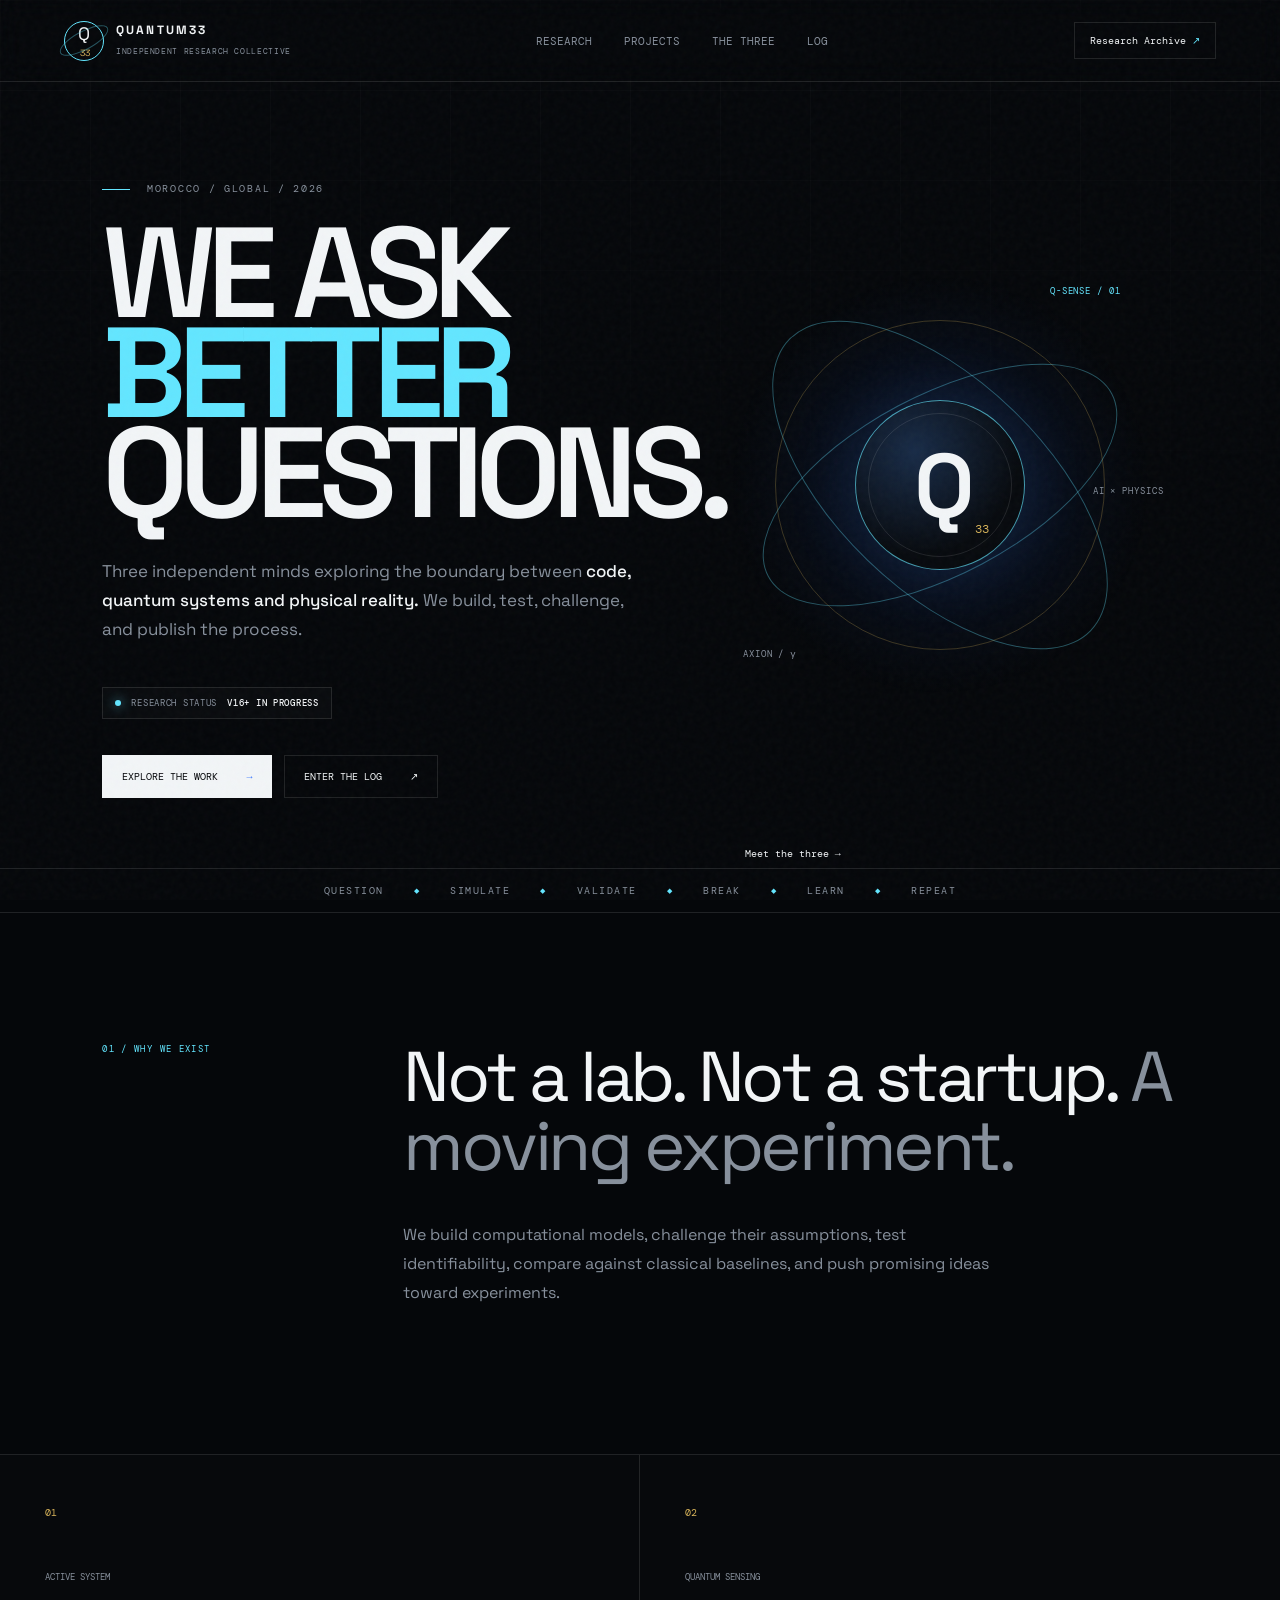
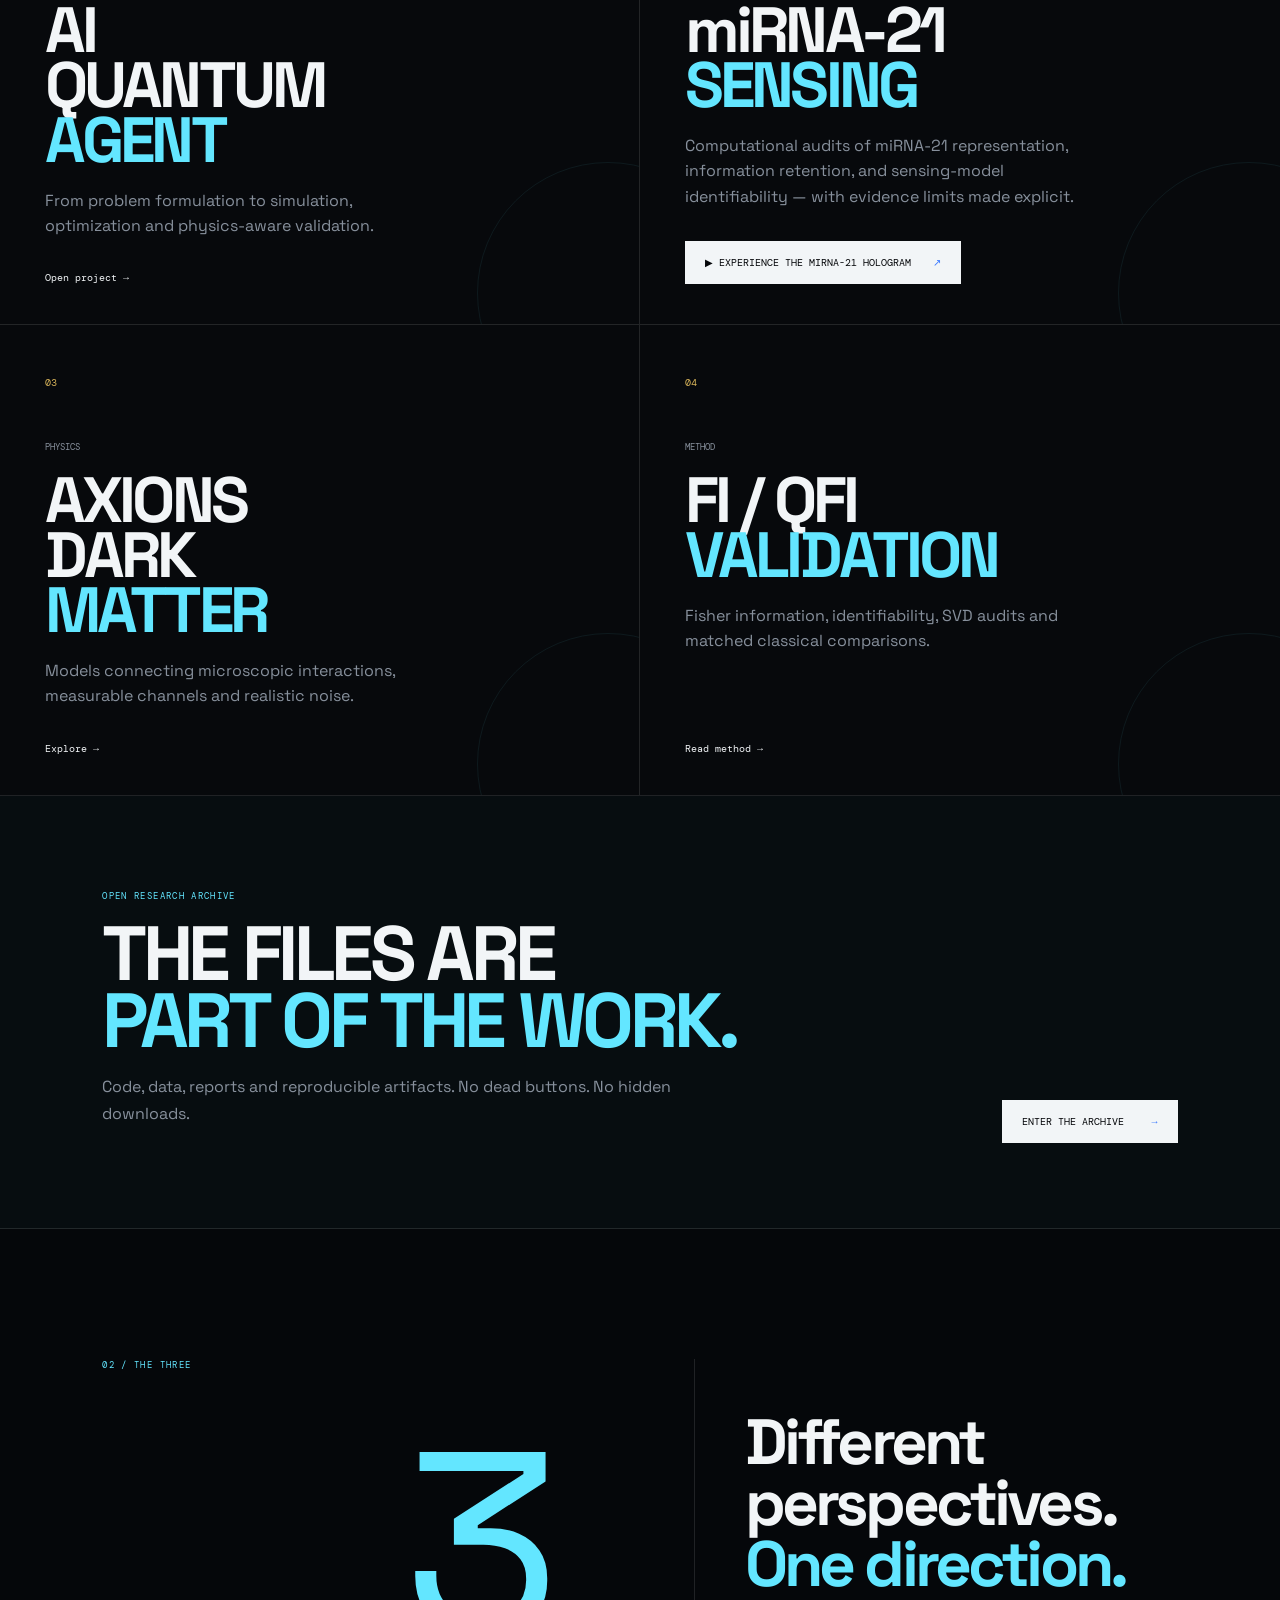
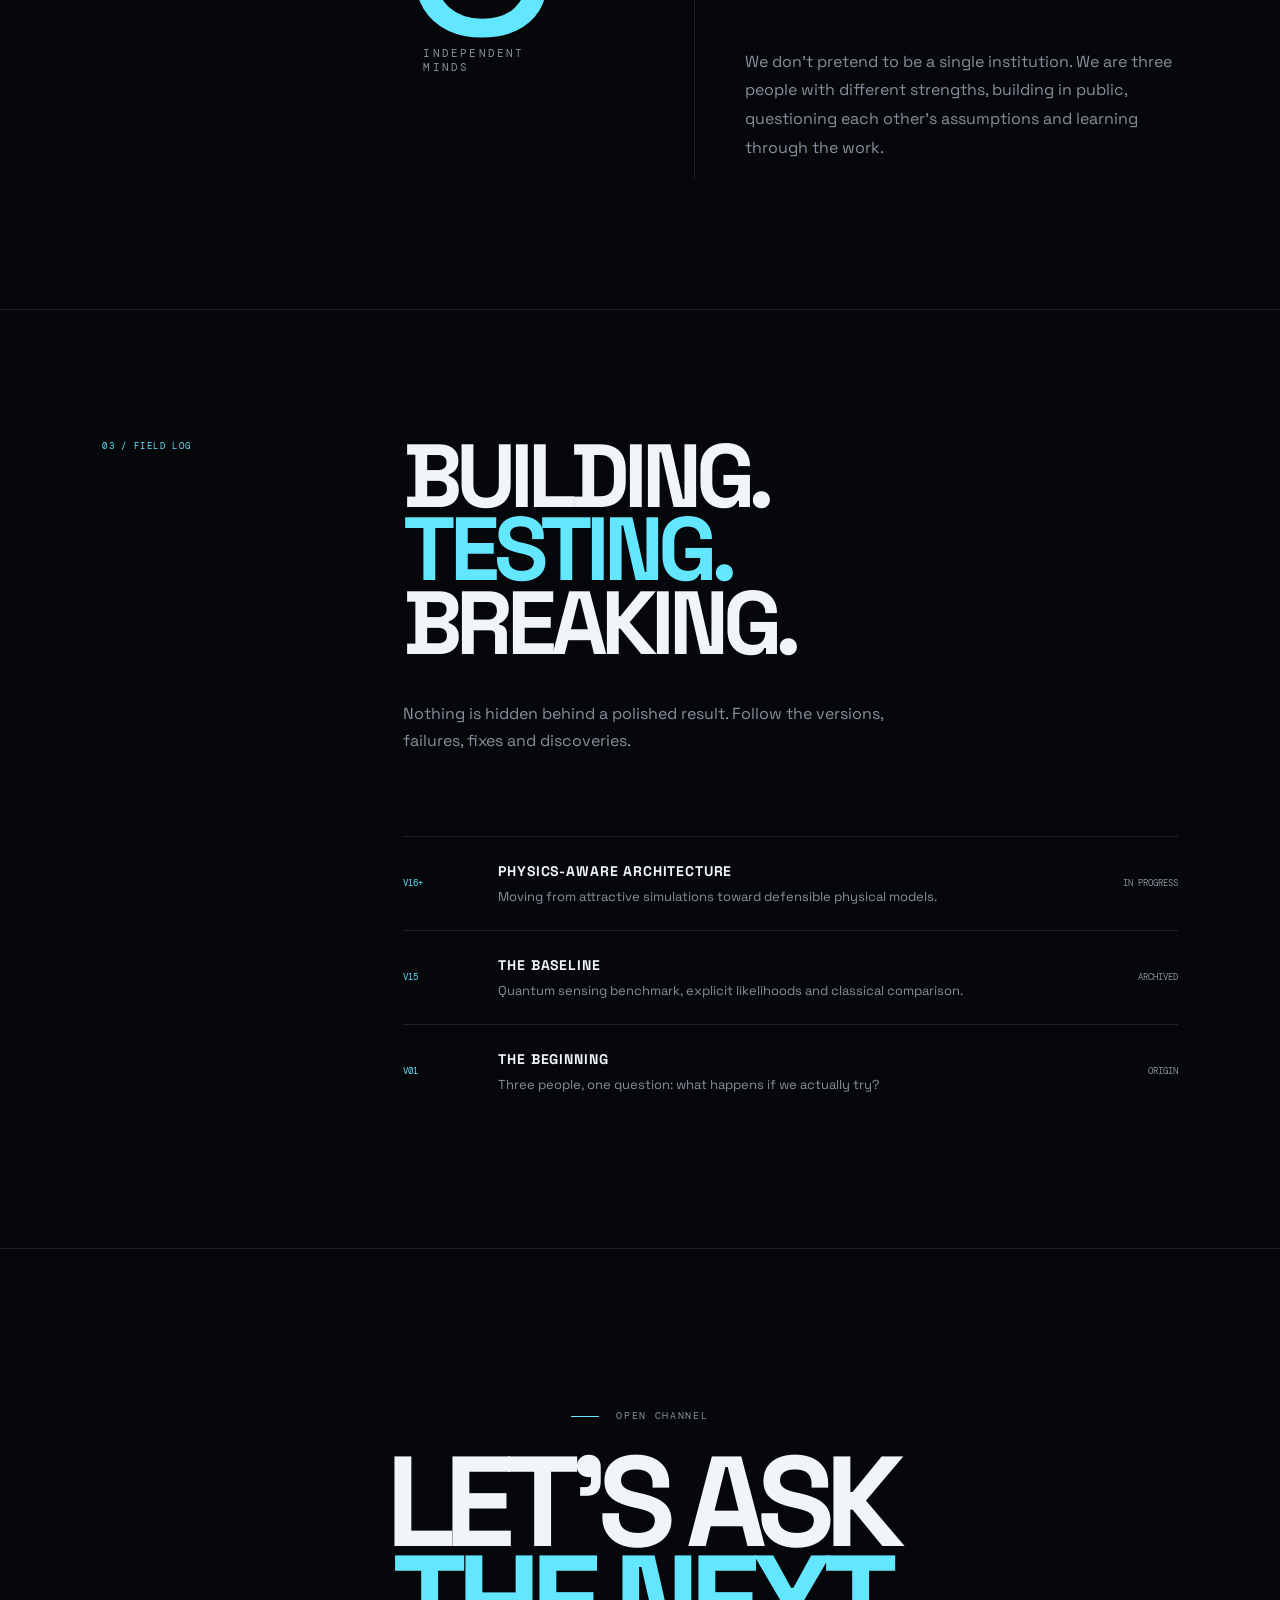
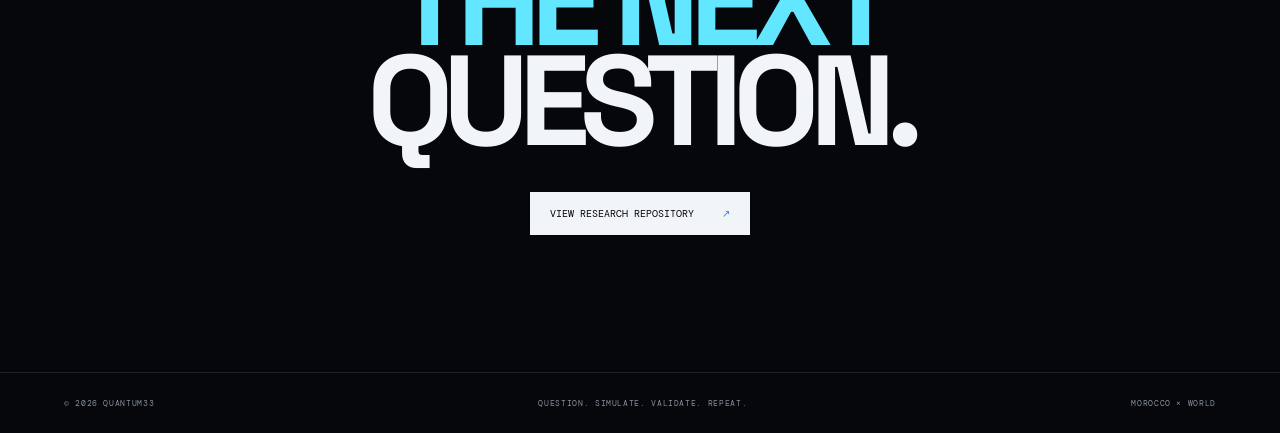
<file: index.html>
<!DOCTYPE html>
<html lang="en">
<head>
  <meta charset="UTF-8" />
  <meta name="viewport" content="width=device-width, initial-scale=1.0" />
  <meta name="description" content="Quantum33 — independent minds exploring quantum computing, AI, physics and advanced sensing." />
  <title>QUANTUM33 — Beyond Algorithms</title>
  <link rel="stylesheet" href="style.css" />
</head>
<body>
  <div class="noise"></div>
  <div class="grid"></div>

  <header class="nav">
    <a class="brand" href="#">
      <span class="brand-mark">Q<span>33</span></span>
      <span>
        <strong>QUANTUM33</strong>
        <small>INDEPENDENT RESEARCH COLLECTIVE</small>
      </span>
    </a>

    <nav>
      <a href="#research">Research</a>
      <a href="#projects">Projects</a>
      <a href="#team">The Three</a>
      <a href="#log">Log</a>
    </nav>

    <a class="nav-cta" href="archive.html">Research Archive <span>↗</span></a>
  </header>

  <main>
    <section class="hero">
      <div class="hero-copy">
        <p class="eyebrow"><span></span> MOROCCO / GLOBAL / 2026</p>

        <h1>
          WE ASK<br />
          <em>BETTER</em><br />
          QUESTIONS.
        </h1>

        <p class="hero-text">
          Three independent minds exploring the boundary between
          <strong>code, quantum systems and physical reality.</strong>
          We build, test, challenge, and publish the process.
        </p>

        <div class="hero-status">
          <span class="status-dot"></span>
          <span>RESEARCH STATUS</span>
          <strong>V16+ IN PROGRESS</strong>
        </div>

        <div class="hero-actions">
          <a class="button primary" href="#research">Explore the work <span>→</span></a>
          <a class="button ghost" href="#log">Enter the log <span>↗</span></a>
        </div>
      </div>

      <div class="orbital">
        <div class="orbit orbit-a"></div>
        <div class="orbit orbit-b"></div>
        <div class="orbit orbit-c"></div>
        <div class="core">
          <div class="core-ring"></div>
          <span>Q</span>
          <small>33</small>
        </div>
        <div class="data data-1">Q-SENSE / 01</div>
        <div class="data data-2">AXION / γ</div>
        <div class="data data-3">AI × PHYSICS</div>
      </div>
    </section>

    <section class="ticker">
      <div>QUESTION</div><span>◆</span><div>SIMULATE</div><span>◆</span>
      <div>VALIDATE</div><span>◆</span><div>BREAK</div><span>◆</span>
      <div>LEARN</div><span>◆</span><div>REPEAT</div>
    </section>

    <section class="manifesto" id="research">
      <div class="section-label">01 / WHY WE EXIST</div>
      <div>
        <p class="big-statement">
          Not a lab. Not a startup. <span>A moving experiment.</span>
        </p>
        <p class="body-copy">
          We build computational models, challenge their assumptions, test
          identifiability, compare against classical baselines, and push
          promising ideas toward experiments.
        </p>
      </div>
    </section>

    <section class="research-grid" id="projects">
      <article class="research-card featured">
        <span class="card-number">01</span>
        <p class="card-type">ACTIVE SYSTEM</p>
        <h2>AI<br />QUANTUM<br /><span>AGENT</span></h2>
        <p>From problem formulation to simulation, optimization and physics-aware validation.</p>
        <a href="axion.html">Open project →</a>
      </article>

      <article class="research-card">
        <span class="card-number">02</span>
        <p class="card-type">QUANTUM SENSING</p>
        <h2>miRNA-21<br /><span>SENSING</span></h2>
        <p>Computational audits of miRNA-21 representation, information retention, and sensing-model identifiability — with evidence limits made explicit.</p>
        <a href="miRNA21.html">Explore →</a>
        <a class="button primary" style="display:inline-flex;margin-top:14px" href="miRNA21-simulation.html" aria-label="Open interactive miRNA-21 holographic simulation">▶ EXPERIENCE THE miRNA-21 HOLOGRAM <span>↗</span></a>
      </article>

      <article class="research-card">
        <span class="card-number">03</span>
        <p class="card-type">PHYSICS</p>
        <h2>AXIONS<br />DARK<br /><span>MATTER</span></h2>
        <p>Models connecting microscopic interactions, measurable channels and realistic noise.</p>
        <a href="axion.html">Explore →</a>
      </article>

      <article class="research-card">
        <span class="card-number">04</span>
        <p class="card-type">METHOD</p>
        <h2>FI / QFI<br /><span>VALIDATION</span></h2>
        <p>Fisher information, identifiability, SVD audits and matched classical comparisons.</p>
        <a href="archive.html#methods">Read method →</a>
      </article>
    </section>

    <section class="archive-strip" id="archive">
  <div><p class="section-label">OPEN RESEARCH ARCHIVE</p><h2>THE FILES ARE<br /><span>PART OF THE WORK.</span></h2><p>Code, data, reports and reproducible artifacts. No dead buttons. No hidden downloads.</p></div>
  <a class="button primary" href="archive.html">ENTER THE ARCHIVE <span>→</span></a>
</section>

<section class="three" id="team">
      <div class="section-label">02 / THE THREE</div>
      <div class="three-content">
        <div>
          <p class="giant">3</p>
          <p class="giant-caption">INDEPENDENT<br />MINDS</p>
        </div>
        <div class="three-text">
          <h2>Different perspectives.<br /><span>One direction.</span></h2>
          <p>
            We don't pretend to be a single institution. We are three people
            with different strengths, building in public, questioning each
            other's assumptions and learning through the work.
          </p>
          <a class="text-link" href="archive.html#the-three">Meet the three →</a>
        </div>
      </div>
    </section>

    <section class="log" id="log">
      <div class="section-label">03 / FIELD LOG</div>
      <div class="log-head">
        <h2>BUILDING.<br /><span>TESTING.</span><br />BREAKING.</h2>
        <p>Nothing is hidden behind a polished result. Follow the versions, failures, fixes and discoveries.</p>
      </div>

      <div class="timeline">
        <div class="entry">
          <span>V16+</span>
          <div><h3>PHYSICS-AWARE ARCHITECTURE</h3><p>Moving from attractive simulations toward defensible physical models.</p></div>
          <b>IN PROGRESS</b>
        </div>
        <div class="entry">
          <span>V15</span>
          <div><h3>THE BASELINE</h3><p>Quantum sensing benchmark, explicit likelihoods and classical comparison.</p></div>
          <b>ARCHIVED</b>
        </div>
        <div class="entry">
          <span>V01</span>
          <div><h3>THE BEGINNING</h3><p>Three people, one question: what happens if we actually try?</p></div>
          <b>ORIGIN</b>
        </div>
      </div>
    </section>

    <section class="contact" id="contact">
      <p class="eyebrow"><span></span> OPEN CHANNEL</p>
      <h2>LET'S ASK<br /><em>THE NEXT</em><br />QUESTION.</h2>
      <a class="button primary" href="https://github.com/quantumcomputing43/quantumcomputing43.github.io-">View research repository <span>↗</span></a>
    </section>
  </main>

  <footer>
    <span>© 2026 QUANTUM33</span>
    <span>QUESTION. SIMULATE. VALIDATE. REPEAT.</span>
    <span>MOROCCO × WORLD</span>
  </footer>

</body>
</html>
</file>
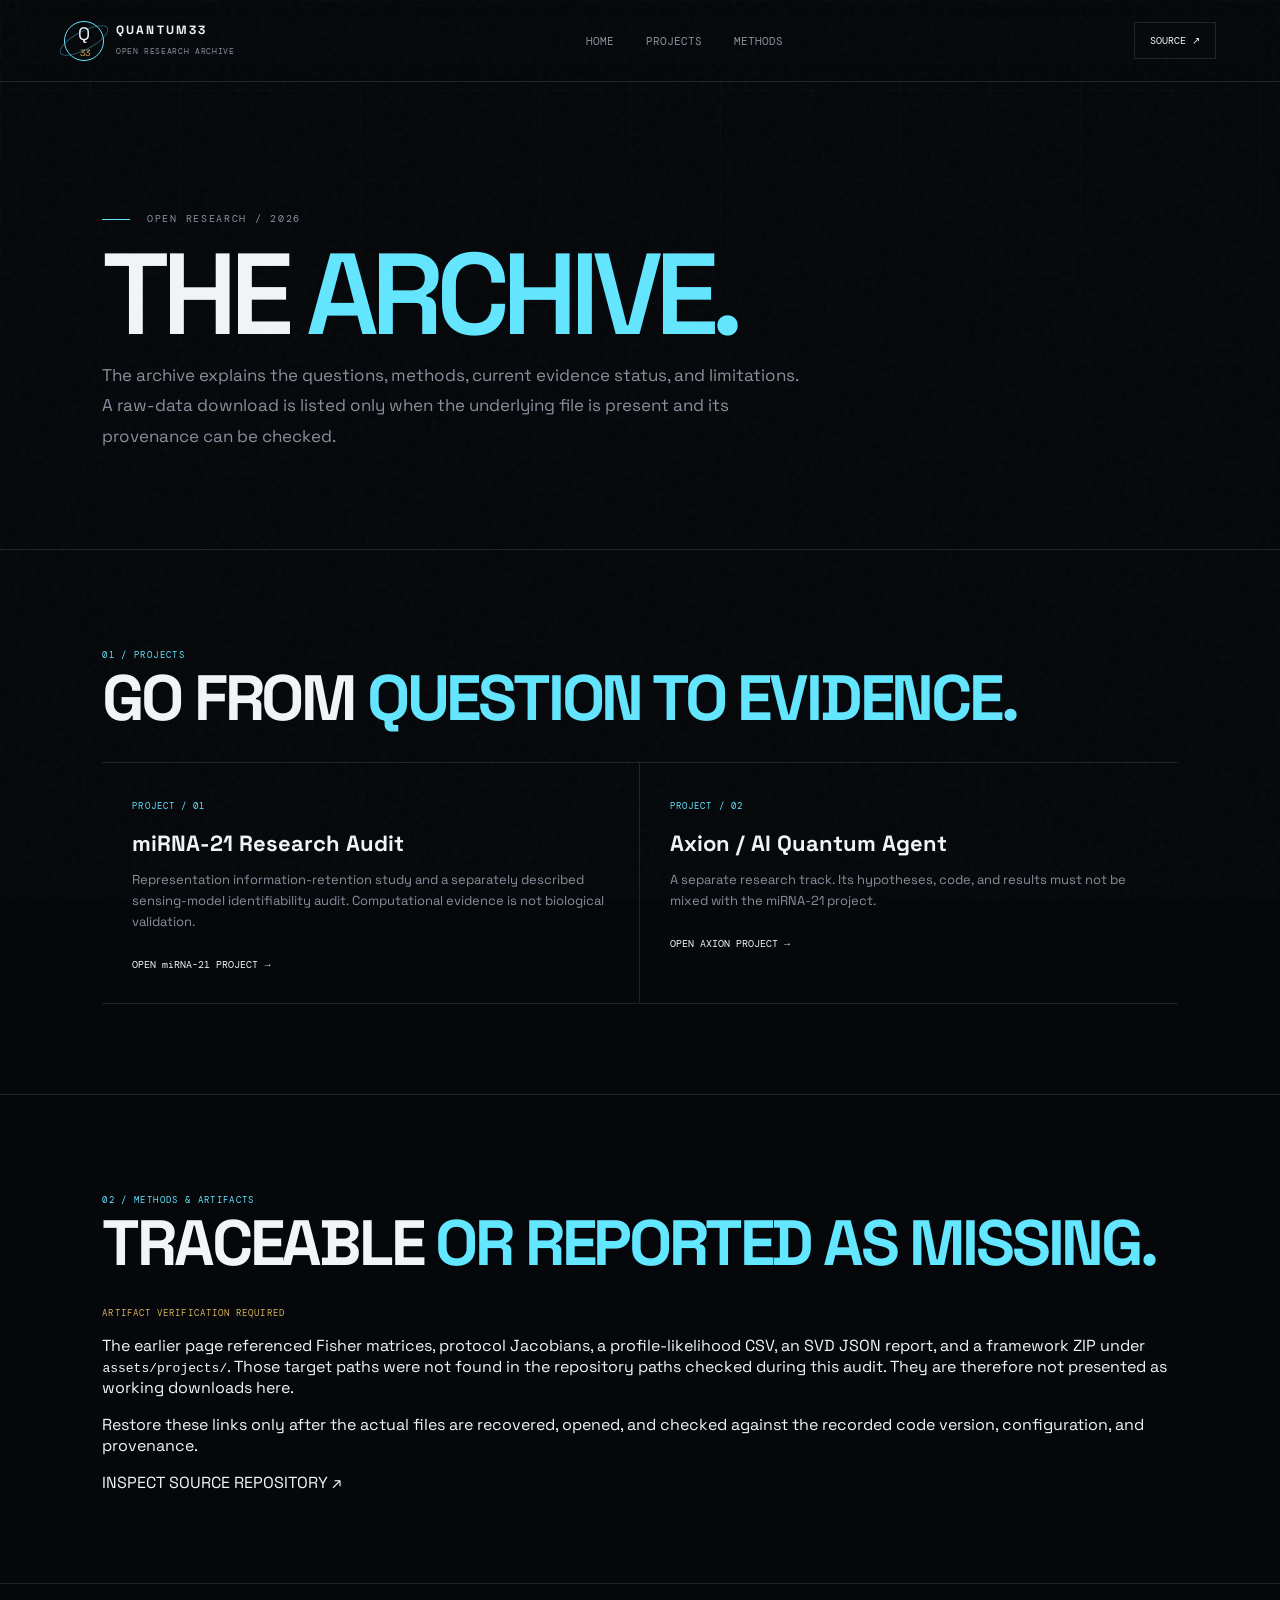
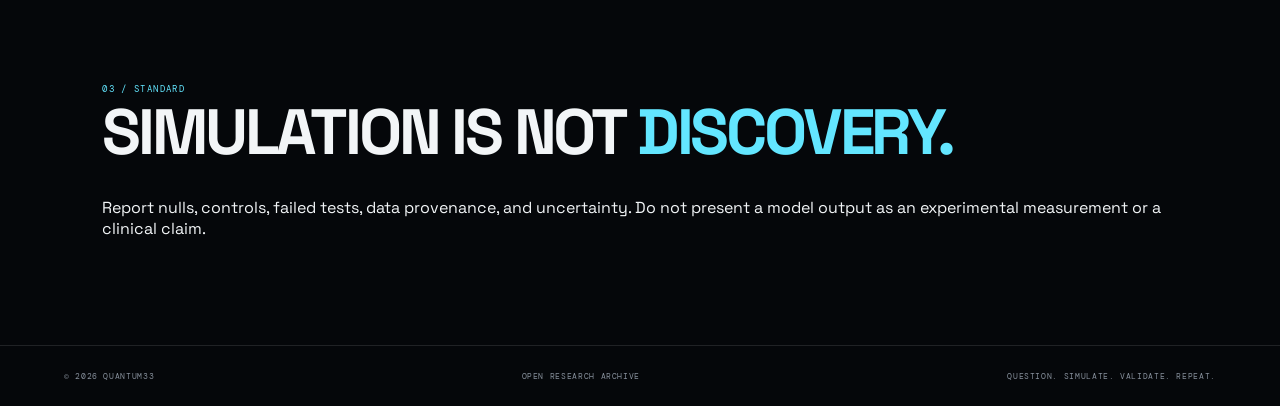
<file: archive.html>
<!doctype html>
<html lang="en"><head><meta charset="utf-8"><meta name="viewport" content="width=device-width,initial-scale=1"><meta name="description" content="QUANTUM33 research archive: project summaries, methods, evidence limits, and source repository."><meta property="og:title" content="QUANTUM33 Research Archive"><meta property="og:description" content="Follow the research questions, methods, limitations, and traceable project source."><meta name="twitter:card" content="summary"><title>QUANTUM33 — Research Archive</title><link rel="stylesheet" href="style.css"></head>
<body><div class="noise"></div><div class="grid"></div><header class="nav"><a class="brand" href="index.html"><span class="brand-mark">Q<span>33</span></span><span><strong>QUANTUM33</strong><small>OPEN RESEARCH ARCHIVE</small></span></a><nav><a href="index.html">HOME</a><a href="#projects">PROJECTS</a><a href="#methods">METHODS</a></nav><a class="nav-cta" href="https://github.com/quantumcomputing43/quantumcomputing43.github.io-">SOURCE ↗</a></header>
<main><section class="portal-hero"><p class="eyebrow"><span></span> OPEN RESEARCH / 2026</p><h1>THE <em>ARCHIVE.</em></h1><p class="lead">The archive explains the questions, methods, current evidence status, and limitations. A raw-data download is listed only when the underlying file is present and its provenance can be checked.</p></section>
<section class="portal-section" id="projects"><p class="section-label">01 / PROJECTS</p><h2>GO FROM <span>QUESTION TO EVIDENCE.</span></h2><div class="file-grid"><article class="file-card"><span class="file-kind">PROJECT / 01</span><h3>miRNA-21 Research Audit</h3><p>Representation information-retention study and a separately described sensing-model identifiability audit. Computational evidence is not biological validation.</p><a href="miRNA21.html">OPEN miRNA-21 PROJECT →</a></article><article class="file-card"><span class="file-kind">PROJECT / 02</span><h3>Axion / AI Quantum Agent</h3><p>A separate research track. Its hypotheses, code, and results must not be mixed with the miRNA-21 project.</p><a href="axion.html">OPEN AXION PROJECT →</a></article></div></section>
<section class="portal-section" id="methods"><p class="section-label">02 / METHODS & ARTIFACTS</p><h2>TRACEABLE <span>OR REPORTED AS MISSING.</span></h2><div class="audit-panel"><p class="status">ARTIFACT VERIFICATION REQUIRED</p><p>The earlier page referenced Fisher matrices, protocol Jacobians, a profile-likelihood CSV, an SVD JSON report, and a framework ZIP under <code>assets/projects/</code>. Those target paths were not found in the repository paths checked during this audit. They are therefore not presented as working downloads here.</p><p>Restore these links only after the actual files are recovered, opened, and checked against the recorded code version, configuration, and provenance.</p><a href="https://github.com/quantumcomputing43/quantumcomputing43.github.io-">INSPECT SOURCE REPOSITORY ↗</a></div></section><section class="portal-section"><p class="section-label">03 / STANDARD</p><h2>SIMULATION IS NOT <span>DISCOVERY.</span></h2><p class="lead">Report nulls, controls, failed tests, data provenance, and uncertainty. Do not present a model output as an experimental measurement or a clinical claim.</p></section></main><footer><span>© 2026 QUANTUM33</span><span>OPEN RESEARCH ARCHIVE</span><span>QUESTION. SIMULATE. VALIDATE. REPEAT.</span></footer></body></html>
</file>
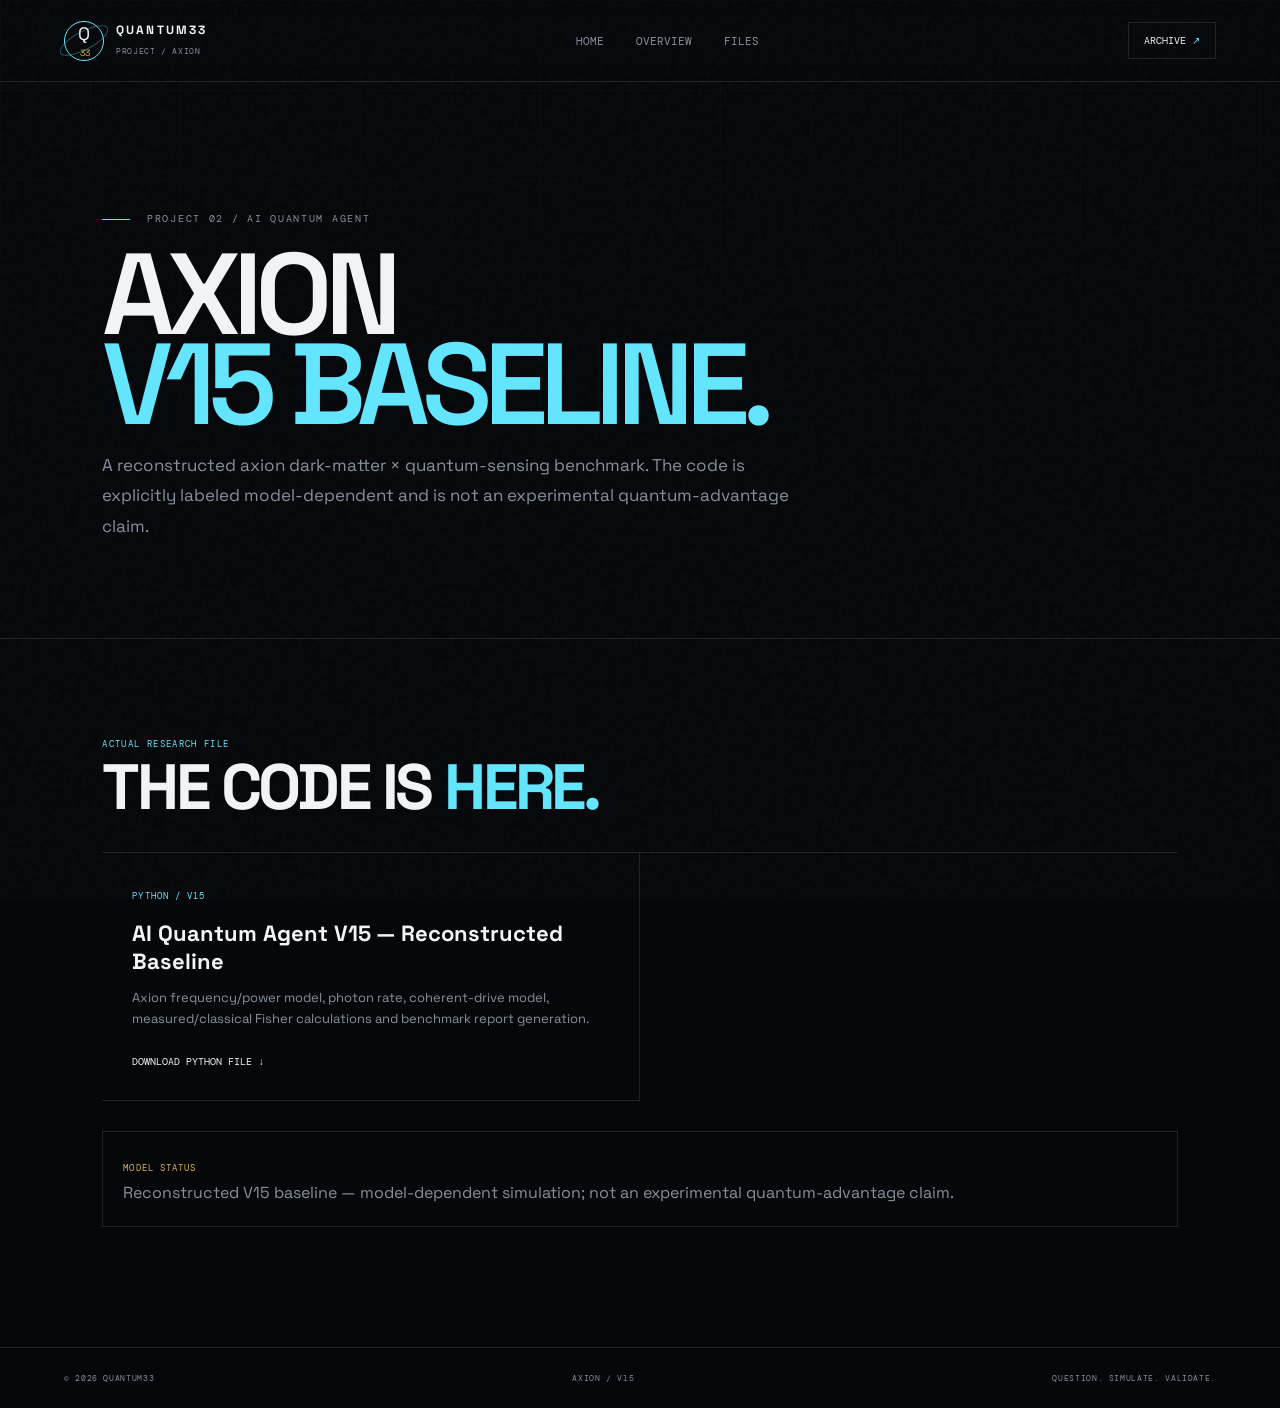
<file: axion.html>
<!doctype html><html lang="en"><head><meta charset="utf-8"><meta name="viewport" content="width=device-width,initial-scale=1"><title>QUANTUM33 — AI Quantum Agent / Axion V15</title><link rel="stylesheet" href="style.css"></head><body><div class="noise"></div><div class="grid"></div><header class="nav"><a class="brand" href="index.html"><span class="brand-mark">Q<span>33</span></span><span><strong>QUANTUM33</strong><small>PROJECT / AXION</small></span></a><nav><a href="index.html">HOME</a><a href="#overview">OVERVIEW</a><a href="#files">FILES</a></nav><a class="nav-cta" href="archive.html">ARCHIVE <span>↗</span></a></header><main><section class="portal-hero" id="overview"><p class="eyebrow"><span></span> PROJECT 02 / AI QUANTUM AGENT</p><h1>AXION<br><em>V15 BASELINE.</em></h1><p class="lead">A reconstructed axion dark-matter × quantum-sensing benchmark. The code is explicitly labeled model-dependent and is not an experimental quantum-advantage claim.</p></section><section class="portal-section" id="files"><p class="section-label">ACTUAL RESEARCH FILE</p><h2>THE CODE IS <span>HERE.</span></h2><div class="file-grid"><article class="file-card"><span class="file-kind">PYTHON / V15</span><h3>AI Quantum Agent V15 — Reconstructed Baseline</h3><p>Axion frequency/power model, photon rate, coherent-drive model, measured/classical Fisher calculations and benchmark report generation.</p><a href="assets/projects/axion/v15/AI_QUANTUM_AGENT_V15_RECONSTRUCTED.py" download>DOWNLOAD PYTHON FILE ↓</a></article></div><div class="archive-note" style="margin-top:30px"><span class="status">MODEL STATUS</span><br>Reconstructed V15 baseline — model-dependent simulation; not an experimental quantum-advantage claim.</div></section></main><footer><span>© 2026 QUANTUM33</span><span>AXION / V15</span><span>QUESTION. SIMULATE. VALIDATE.</span></footer></body></html>
</file>
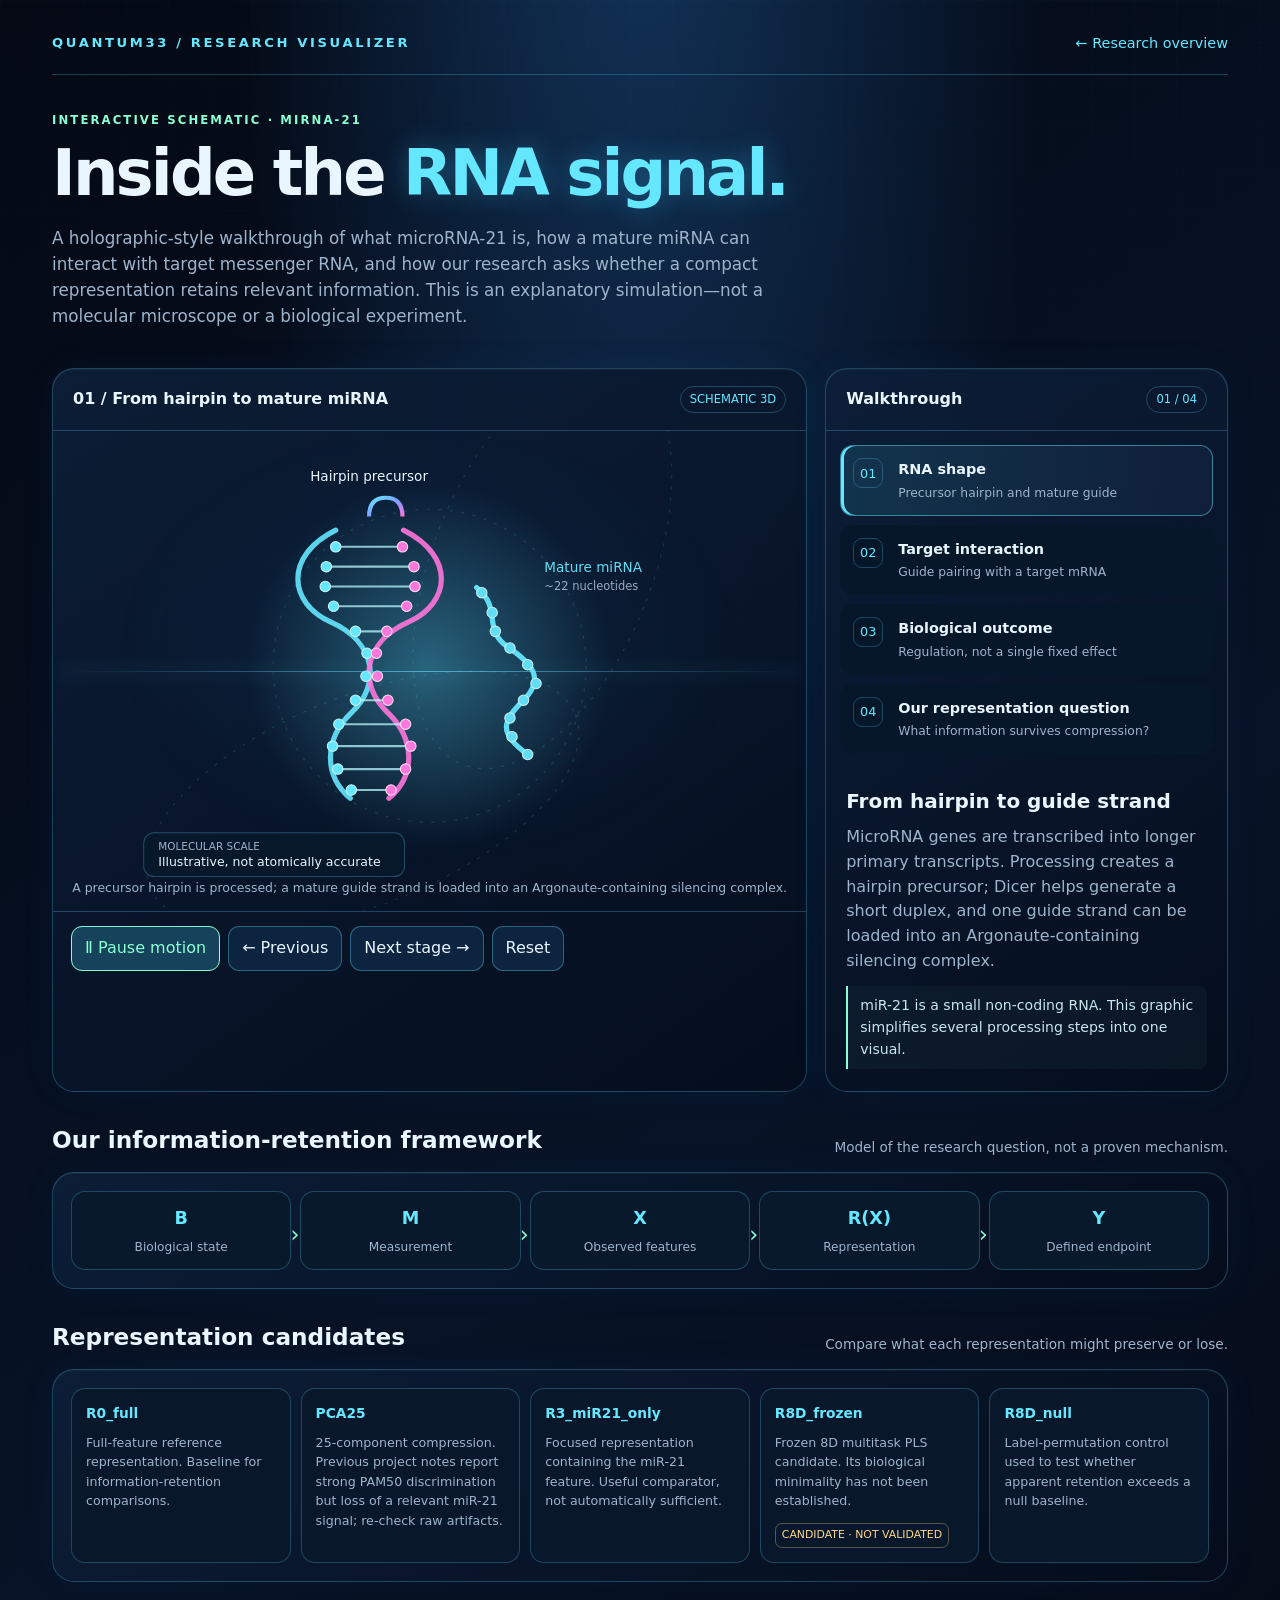
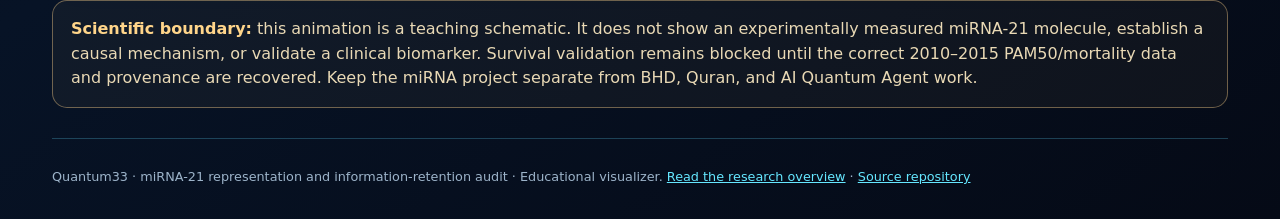
<file: miRNA21-simulation.html>
<!doctype html>
<html lang="en">
<head>
<meta charset="utf-8">
<meta name="viewport" content="width=device-width, initial-scale=1">
<meta name="theme-color" content="#050b18">
<title>miRNA-21 Holographic Lab | Quantum33</title>
<meta name="description" content="An interactive, schematic holographic explainer of miRNA-21 biology and the Quantum33 representation and information-retention research audit.">
<meta property="og:title" content="miRNA-21 Holographic Lab">
<meta property="og:description" content="Explore miRNA-21 structure, target interaction, and the representation-retention research framework in an interactive schematic.">
<meta property="og:type" content="website">
<meta property="og:url" content="https://quantumcomputing43.github.io/quantumcomputing43.github.io-/miRNA21-simulation.html">
<style>
:root{color-scheme:dark;--bg:#050b18;--panel:rgba(10,24,46,.78);--line:rgba(95,218,255,.25);--cyan:#65e7ff;--blue:#7c9dff;--mag:#ff76dc;--mint:#8affd1;--text:#e9f5ff;--muted:#9db4ca;--amber:#ffd58a}
*{box-sizing:border-box}html{scroll-behavior:smooth}body{margin:0;background:radial-gradient(ellipse at 50% -10%,#12345a 0,transparent 45%),linear-gradient(145deg,#040914,#071326 60%,#050a16);color:var(--text);font:16px/1.55 system-ui,-apple-system,Segoe UI,sans-serif;min-height:100vh}body:before{content:"";position:fixed;inset:0;pointer-events:none;opacity:.15;background-image:linear-gradient(rgba(100,210,255,.13) 1px,transparent 1px),linear-gradient(90deg,rgba(100,210,255,.13) 1px,transparent 1px);background-size:42px 42px;mask-image:linear-gradient(to bottom,black,transparent 85%)}a{color:var(--cyan)}button{font:inherit;color:var(--text);cursor:pointer}.wrap{max-width:1220px;margin:auto;padding:22px}.top{display:flex;align-items:center;justify-content:space-between;gap:16px;border-bottom:1px solid var(--line);padding:10px 0 20px}.brand{letter-spacing:.2em;font-weight:800;font-size:.82rem;color:var(--cyan)}.top a{font-size:.9rem;text-decoration:none}.hero{padding:36px 0 22px;max-width:850px}.eyebrow{color:var(--mint);letter-spacing:.18em;text-transform:uppercase;font-size:.73rem;font-weight:750}.hero h1{font-size:clamp(2.1rem,5vw,4.2rem);line-height:1.02;letter-spacing:-.045em;margin:12px 0 18px}.hero h1 span{color:var(--cyan);text-shadow:0 0 28px #42caff55}.hero p{color:var(--muted);max-width:760px;font-size:1.05rem}.layout{display:grid;grid-template-columns:minmax(0,1.5fr) minmax(280px,.8fr);gap:18px}.panel{border:1px solid var(--line);border-radius:22px;background:linear-gradient(145deg,rgba(13,31,57,.9),rgba(5,13,28,.88));box-shadow:0 0 40px #1c91ff0c,inset 0 1px #b8f2ff0c;overflow:hidden}.panel-head{padding:17px 20px;border-bottom:1px solid var(--line);display:flex;align-items:center;justify-content:space-between;gap:12px}.panel-head h2,.panel-head h3{margin:0;font-size:1rem}.chip{font-size:.72rem;color:var(--cyan);border:1px solid var(--line);border-radius:999px;padding:4px 9px;white-space:nowrap}.viz{position:relative;min-height:420px;display:grid;place-items:center;overflow:hidden;background:radial-gradient(ellipse at 50% 45%,#123d6155,transparent 58%)}.viz svg{width:100%;max-height:480px;overflow:visible}.orbit{fill:none;stroke:#65e7ff25;stroke-width:1.2;stroke-dasharray:3 8;transform-origin:300px 230px;animation:spin 36s linear infinite}.orbit.two{animation-direction:reverse;animation-duration:52s}.pulse{animation:pulse 2.8s ease-in-out infinite}.float{animation:float 4s ease-in-out infinite}.scan{position:absolute;left:0;right:0;height:1px;background:linear-gradient(90deg,transparent,var(--cyan),transparent);box-shadow:0 0 18px var(--cyan);opacity:.6;animation:scan 6s linear infinite}.viz-caption{position:absolute;bottom:14px;left:18px;right:18px;text-align:center;color:var(--muted);font-size:.78rem}.controls{display:flex;flex-wrap:wrap;gap:8px;padding:14px 18px;border-top:1px solid var(--line)}.btn{background:#0c2440;border:1px solid #65e7ff55;border-radius:11px;padding:9px 13px;transition:.2s}.btn:hover,.btn:focus-visible{border-color:var(--cyan);box-shadow:0 0 18px #65e7ff20}.btn.primary{background:linear-gradient(120deg,#14516b,#263b78);border-color:#65e7ff99}.btn[aria-pressed=true]{background:#17425b;border-color:var(--mint);color:var(--mint)}.stage-list{display:grid;gap:9px;padding:14px}.stage{width:100%;display:grid;grid-template-columns:34px 1fr;gap:11px;text-align:left;border:1px solid transparent;border-radius:13px;background:#07172a;padding:12px}.stage .num{display:grid;place-items:center;width:30px;height:30px;border:1px solid var(--line);border-radius:9px;color:var(--cyan);font-size:.8rem}.stage strong{display:block;font-size:.9rem}.stage small{display:block;color:var(--muted);font-size:.77rem;margin-top:3px}.stage[aria-current=step]{border-color:#65e7ff77;background:linear-gradient(100deg,#12344d,#101e39);box-shadow:inset 3px 0 var(--cyan)}.explain{padding:18px 20px 22px}.explain h2{font-size:1.25rem;margin:0 0 8px}.explain p{color:var(--muted);margin:0 0 12px}.fact{border-left:2px solid var(--mint);padding:9px 12px;background:#8affd109;color:#c7e6ed;font-size:.88rem;border-radius:0 8px 8px 0}.section{margin-top:22px}.section-title{display:flex;align-items:end;justify-content:space-between;gap:14px;margin:30px 0 14px}.section-title h2{font-size:1.45rem;margin:0}.section-title p{color:var(--muted);margin:0;font-size:.85rem}.pipeline{display:grid;grid-template-columns:repeat(5,1fr);gap:9px;padding:18px}.node{position:relative;border:1px solid var(--line);border-radius:14px;padding:13px 10px;background:#08192c;text-align:center;min-width:0}.node b{display:block;color:var(--cyan);font-size:1.1rem}.node span{display:block;font-size:.76rem;color:var(--muted);margin-top:5px}.node:not(:last-child):after{content:"›";position:absolute;right:-9px;top:32%;z-index:2;color:var(--mint);font-size:1.4rem}.reps{display:grid;grid-template-columns:repeat(5,1fr);gap:10px;padding:18px}.rep{padding:14px;border:1px solid var(--line);border-radius:14px;background:#08172a;min-height:140px}.rep b{display:block;color:var(--cyan);font-size:.86rem;margin-bottom:8px}.rep p{font-size:.79rem;color:var(--muted);margin:0}.rep .tag{display:inline-block;margin-top:12px;font-size:.68rem;color:var(--amber);border:1px solid #ffd58a55;border-radius:7px;padding:3px 6px}.note{margin-top:18px;padding:16px 18px;border:1px solid #ffd58a66;background:#ffd58a0b;border-radius:15px;color:#e9d9b5}.note strong{color:var(--amber)}.foot{color:var(--muted);font-size:.8rem;padding:28px 0 10px;border-top:1px solid var(--line);margin-top:30px}.sr{position:absolute;width:1px;height:1px;padding:0;margin:-1px;overflow:hidden;clip:rect(0,0,0,0);white-space:nowrap;border:0}
@keyframes spin{to{transform:rotate(360deg)}}@keyframes pulse{0%,100%{opacity:.65;filter:drop-shadow(0 0 2px #65e7ff)}50%{opacity:1;filter:drop-shadow(0 0 9px #65e7ff)}}@keyframes float{0%,100%{transform:translateY(0)}50%{transform:translateY(-8px)}}@keyframes scan{0%{top:0;opacity:0}12%{opacity:.6}88%{opacity:.6}100%{top:100%;opacity:0}}@media(max-width:850px){.layout{grid-template-columns:1fr}.viz{min-height:340px}.pipeline{grid-template-columns:1fr}.node:not(:last-child):after{content:"⌄";right:50%;top:auto;bottom:-18px}.reps{grid-template-columns:repeat(2,1fr)}}@media(max-width:480px){.wrap{padding:14px}.top{align-items:flex-start}.hero{padding-top:27px}.viz{min-height:300px}.reps{grid-template-columns:1fr}.section-title{display:block}.section-title p{margin-top:5px}.panel-head{padding:14px}.controls{padding:12px}.btn{font-size:.86rem}}@media(prefers-reduced-motion:reduce){*,*:before,*:after{animation-duration:.01ms!important;animation-iteration-count:1!important;scroll-behavior:auto!important}}
</style>
</head>
<body>
<div class="wrap">
<header class="top"><div class="brand">QUANTUM33 / RESEARCH VISUALIZER</div><a href="miRNA21.html">← Research overview</a></header>
<section class="hero"><div class="eyebrow">Interactive schematic · miRNA-21</div><h1>Inside the <span>RNA signal.</span></h1><p>A holographic-style walkthrough of what microRNA-21 is, how a mature miRNA can interact with target messenger RNA, and how our research asks whether a compact representation retains relevant information. This is an explanatory simulation—not a molecular microscope or a biological experiment.</p></section>
<div class="layout">
<section class="panel" aria-label="Animated molecular schematic">
<div class="panel-head"><h2 id="vizTitle">01 / From hairpin to mature miRNA</h2><span class="chip">SCHEMATIC 3D</span></div>
<div class="viz"><div class="scan"></div>
<svg viewBox="0 0 600 460" role="img" aria-labelledby="svgTitle svgDesc">
<title id="svgTitle">Animated schematic of microRNA-21</title><desc id="svgDesc">A glowing RNA hairpin and a short mature RNA guide strand are drawn schematically with nucleotide markers, orbital rings, and a target messenger RNA.</desc>
<defs><linearGradient id="rna" x1="0" y1="0" x2="1" y2="1"><stop stop-color="#65e7ff"/><stop offset=".5" stop-color="#7c9dff"/><stop offset="1" stop-color="#ff76dc"/></linearGradient><radialGradient id="glow"><stop stop-color="#65e7ff" stop-opacity=".32"/><stop offset="1" stop-color="#65e7ff" stop-opacity="0"/></radialGradient><filter id="blur"><feGaussianBlur stdDeviation="5"/></filter></defs>
<circle cx="300" cy="225" r="175" fill="url(#glow)"/><circle class="orbit" cx="300" cy="225" r="150"/><ellipse class="orbit two" cx="300" cy="225" rx="220" ry="100" transform="rotate(-22 300 225)"/><ellipse class="orbit" cx="300" cy="225" rx="105" ry="205" transform="rotate(22 300 225)"/>
<g id="hairpin" class="float">
<path d="M210 95 C160 120 165 165 205 183 C250 203 253 244 225 270 C199 295 198 330 224 352" fill="none" stroke="#65e7ff" stroke-width="5" stroke-linecap="round" opacity=".9"/>
<path d="M275 95 C325 120 320 165 280 183 C235 203 232 244 260 270 C286 295 287 330 261 352" fill="none" stroke="#ff76dc" stroke-width="5" stroke-linecap="round" opacity=".9"/>
<path d="M211 111 L274 111 M201 130 L285 130 M200 149 L286 149 M208 168 L278 168 M229 192 L259 192 M240 213 L249 213 M239 235 L250 235 M229 258 L260 258 M213 281 L277 281 M207 302 L282 302 M212 324 L277 324 M225 344 L263 344" stroke="#b9f8ff" stroke-width="2" opacity=".75"/>
<g fill="#65e7ff" stroke="#c9fbff" stroke-width="1"><circle cx="210" cy="111" r="5"/><circle cx="201" cy="130" r="5"/><circle cx="200" cy="149" r="5"/><circle cx="208" cy="168" r="5"/><circle cx="229" cy="192" r="5"/><circle cx="240" cy="213" r="5"/><circle cx="239" cy="235" r="5"/><circle cx="229" cy="258" r="5"/><circle cx="213" cy="281" r="5"/><circle cx="207" cy="302" r="5"/><circle cx="212" cy="324" r="5"/><circle cx="225" cy="344" r="5"/></g>
<g fill="#ff76dc" stroke="#ffe2fa" stroke-width="1"><circle cx="274" cy="111" r="5"/><circle cx="285" cy="130" r="5"/><circle cx="286" cy="149" r="5"/><circle cx="278" cy="168" r="5"/><circle cx="259" cy="192" r="5"/><circle cx="249" cy="213" r="5"/><circle cx="250" cy="235" r="5"/><circle cx="260" cy="258" r="5"/><circle cx="277" cy="281" r="5"/><circle cx="282" cy="302" r="5"/><circle cx="277" cy="324" r="5"/><circle cx="263" cy="344" r="5"/></g>
<path d="M242 82 Q242 64 258 64 Q274 64 274 82" fill="none" stroke="url(#rna)" stroke-width="4"/><text x="242" y="48" fill="#e9f5ff" font-size="13" text-anchor="middle">Hairpin precursor</text></g>
<g id="mature" class="pulse"><path d="M345 150 C370 170 350 190 375 207 S410 238 390 258 S365 289 394 310" fill="none" stroke="#65e7ff" stroke-width="5" stroke-linecap="round"/><g fill="#65e7ff" stroke="#d5fbff" stroke-width="1"><circle cx="350" cy="155" r="5"/><circle cx="360" cy="174" r="5"/><circle cx="363" cy="192" r="5"/><circle cx="377" cy="208" r="5"/><circle cx="394" cy="224" r="5"/><circle cx="402" cy="242" r="5"/><circle cx="390" cy="258" r="5"/><circle cx="377" cy="275" r="5"/><circle cx="379" cy="293" r="5"/><circle cx="394" cy="310" r="5"/></g><text x="410" y="135" fill="#65e7ff" font-size="13">Mature miRNA</text><text x="410" y="152" fill="#9db4ca" font-size="11">~22 nucleotides</text></g>
<g id="target" opacity=".0"><path d="M330 360 C350 340 370 380 390 360 S430 340 450 360 S490 380 510 360" fill="none" stroke="#8affd1" stroke-width="5" stroke-linecap="round"/><path d="M382 349 L382 371 M400 349 L400 371 M418 349 L418 371 M436 349 L436 371 M454 349 L454 371" stroke="#b8ffe6" stroke-width="2"/><text x="425" y="405" fill="#8affd1" font-size="13" text-anchor="middle">Target mRNA</text><g fill="#8affd1"><circle cx="330" cy="360" r="4"/><circle cx="370" cy="360" r="4"/><circle cx="410" cy="360" r="4"/><circle cx="450" cy="360" r="4"/><circle cx="490" cy="360" r="4"/></g></g>
<g id="labelGroup"><rect x="26" y="385" width="250" height="42" rx="10" fill="#07182b" stroke="#65e7ff44"/><text x="40" y="402" fill="#9db4ca" font-size="10">MOLECULAR SCALE</text><text x="40" y="417" fill="#e9f5ff" font-size="12">Illustrative, not atomically accurate</text></g>
</svg>
<div class="viz-caption" id="vizCaption">A precursor hairpin is processed; a mature guide strand is loaded into an Argonaute-containing silencing complex.</div></div>
<div class="controls"><button class="btn primary" id="playBtn" aria-pressed="true">Ⅱ Pause motion</button><button class="btn" id="prevBtn">← Previous</button><button class="btn" id="nextBtn">Next stage →</button><button class="btn" id="resetBtn">Reset</button></div>
</section>
<aside class="panel"><div class="panel-head"><h2>Walkthrough</h2><span class="chip" id="stageCount">01 / 04</span></div><div class="stage-list" id="stageList">
<button class="stage" data-stage="0" aria-current="step"><span class="num">01</span><span><strong>RNA shape</strong><small>Precursor hairpin and mature guide</small></span></button>
<button class="stage" data-stage="1"><span class="num">02</span><span><strong>Target interaction</strong><small>Guide pairing with a target mRNA</small></span></button>
<button class="stage" data-stage="2"><span class="num">03</span><span><strong>Biological outcome</strong><small>Regulation, not a single fixed effect</small></span></button>
<button class="stage" data-stage="3"><span class="num">04</span><span><strong>Our representation question</strong><small>What information survives compression?</small></span></button>
</div><div class="explain"><h2 id="stageTitle">From hairpin to guide strand</h2><p id="stageText">MicroRNA genes are transcribed into longer primary transcripts. Processing creates a hairpin precursor; Dicer helps generate a short duplex, and one guide strand can be loaded into an Argonaute-containing silencing complex.</p><div class="fact" id="stageFact">miR-21 is a small non-coding RNA. This graphic simplifies several processing steps into one visual.</div></div></aside>
</div>
<section class="section"><div class="section-title"><h2>Our information-retention framework</h2><p>Model of the research question, not a proven mechanism.</p></div><div class="panel"><div class="pipeline"><div class="node"><b>B</b><span>Biological state</span></div><div class="node"><b>M</b><span>Measurement</span></div><div class="node"><b>X</b><span>Observed features</span></div><div class="node"><b>R(X)</b><span>Representation</span></div><div class="node"><b>Y</b><span>Defined endpoint</span></div></div></div></section>
<section class="section"><div class="section-title"><h2>Representation candidates</h2><p>Compare what each representation might preserve or lose.</p></div><div class="panel"><div class="reps">
<div class="rep"><b>R0_full</b><p>Full-feature reference representation. Baseline for information-retention comparisons.</p></div>
<div class="rep"><b>PCA25</b><p>25-component compression. Previous project notes report strong PAM50 discrimination but loss of a relevant miR-21 signal; re-check raw artifacts.</p></div>
<div class="rep"><b>R3_miR21_only</b><p>Focused representation containing the miR-21 feature. Useful comparator, not automatically sufficient.</p></div>
<div class="rep"><b>R8D_frozen</b><p>Frozen 8D multitask PLS candidate. Its biological minimality has not been established.</p><span class="tag">CANDIDATE · NOT VALIDATED</span></div>
<div class="rep"><b>R8D_null</b><p>Label-permutation control used to test whether apparent retention exceeds a null baseline.</p></div>
</div></div></section>
<div class="note"><strong>Scientific boundary:</strong> this animation is a teaching schematic. It does not show an experimentally measured miRNA-21 molecule, establish a causal mechanism, or validate a clinical biomarker. Survival validation remains blocked until the correct 2010–2015 PAM50/mortality data and provenance are recovered. Keep the miRNA project separate from BHD, Quran, and AI Quantum Agent work.</div>
<footer class="foot">Quantum33 · miRNA-21 representation and information-retention audit · Educational visualizer. <a href="miRNA21.html">Read the research overview</a> · <a href="https://github.com/quantumcomputing43/quantumcomputing43.github.io-">Source repository</a></footer>
</div>
<script>
(function(){
const stages=[
{title:"From hairpin to guide strand",text:"MicroRNA genes are transcribed into longer primary transcripts. Processing creates a hairpin precursor; Dicer helps generate a short duplex, and one guide strand can be loaded into an Argonaute-containing silencing complex.",fact:"miR-21 is a small non-coding RNA. This graphic simplifies several processing steps into one visual.",caption:"A precursor hairpin is processed; a mature guide strand is loaded into an Argonaute-containing silencing complex.",titlebar:"01 / From hairpin to mature miRNA"},
{title:"Finding a target",text:"The guide strand can recognize complementary sequence in a target messenger RNA, commonly in its 3′ untranslated region. Real targeting depends on sequence context, accessibility, and cellular conditions.",fact:"The glowing pairing here is conceptual. It is not a predicted binding site or a specific measured target.",caption:"A guide strand can pair with a target mRNA; the interaction shown is illustrative, not a measured binding event.",titlebar:"02 / Guide–target interaction"},
{title:"Regulation of gene expression",text:"miRNA-containing silencing complexes can reduce protein production and/or promote target mRNA destabilization. The effect depends on the target and biological context; a diagram alone cannot establish a specific outcome.",fact:"Association, prediction, and mechanism are different claims. A biological mechanism needs independent evidence.",caption:"Target interaction can influence translation and mRNA stability; this is a simplified pathway.",titlebar:"03 / Possible regulatory outcome"},
{title:"The research question: retained information",text:"Our computational audit asks whether a compressed representation R(X) retains information relevant to a frozen endpoint Y compared with the full reference. It does not assume the smallest representation is already known.",fact:"R8D_frozen is a candidate, not a proven biological minimum. The required historical PAM50/mortality endpoint file is still missing.",caption:"The pipeline B → M → X → R(X) → Y frames a testable information-retention question.",titlebar:"04 / Representation and information retention"}
];
let current=0,playing=true,interval=null;
const $=id=>document.getElementById(id);
function render(i){current=(i+stages.length)%stages.length;const s=stages[current];$("stageTitle").textContent=s.title;$("stageText").textContent=s.text;$("stageFact").textContent=s.fact;$("vizCaption").textContent=s.caption;$("vizTitle").textContent=s.titlebar;$("stageCount").textContent=String(current+1).padStart(2,"0")+" / 04";document.querySelectorAll("[data-stage]").forEach(b=>{if(Number(b.dataset.stage)===current)b.setAttribute("aria-current","step");else b.removeAttribute("aria-current")});$("hairpin").style.opacity=current===3?".25":"1";$("mature").style.opacity=current===0?".95":"1";$("target").style.opacity=current===1?".95":current===2?".65":"0";$("target").style.transform=current===1?"translate(-10px,-20px)":current===2?"translate(0,-5px)":"translate(0,0)";$("labelGroup").style.opacity=current===3?".4":"1";$("svgDesc").textContent=s.caption;}
function pause(){playing=false;if(interval){clearInterval(interval);interval=null}$("playBtn").textContent="▶ Play motion";$("playBtn").setAttribute("aria-pressed","false");document.querySelectorAll(".orbit,.float,.pulse").forEach(e=>e.style.animationPlayState="paused")}
function play(){playing=true;$("playBtn").textContent="Ⅱ Pause motion";$("playBtn").setAttribute("aria-pressed","true");document.querySelectorAll(".orbit,.float,.pulse").forEach(e=>e.style.animationPlayState="running")}
$("playBtn").addEventListener("click",()=>playing?pause():play());$("prevBtn").addEventListener("click",()=>render(current-1));$("nextBtn").addEventListener("click",()=>render(current+1));$("resetBtn").addEventListener("click",()=>{render(0);play()});document.querySelectorAll("[data-stage]").forEach(b=>b.addEventListener("click",()=>render(Number(b.dataset.stage))));render(0);
})();
</script>
</body>
</html>
</file>
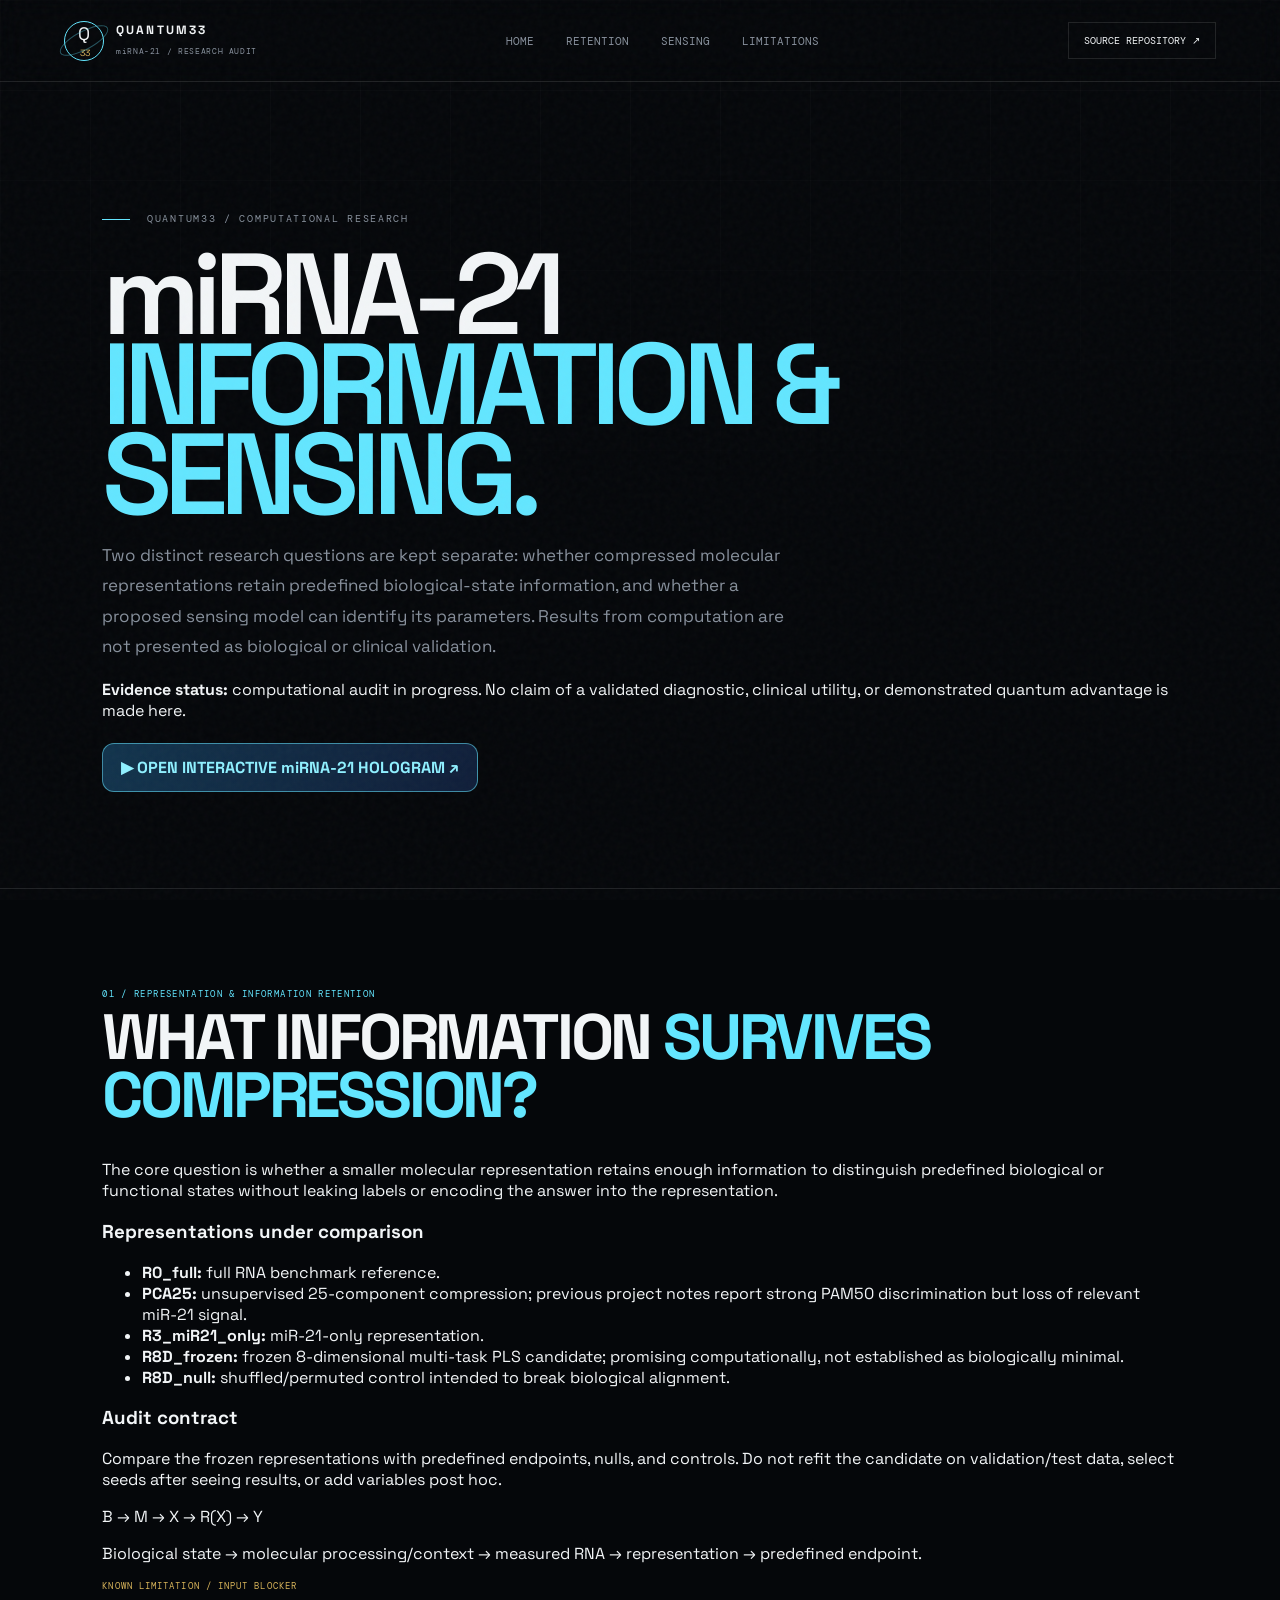
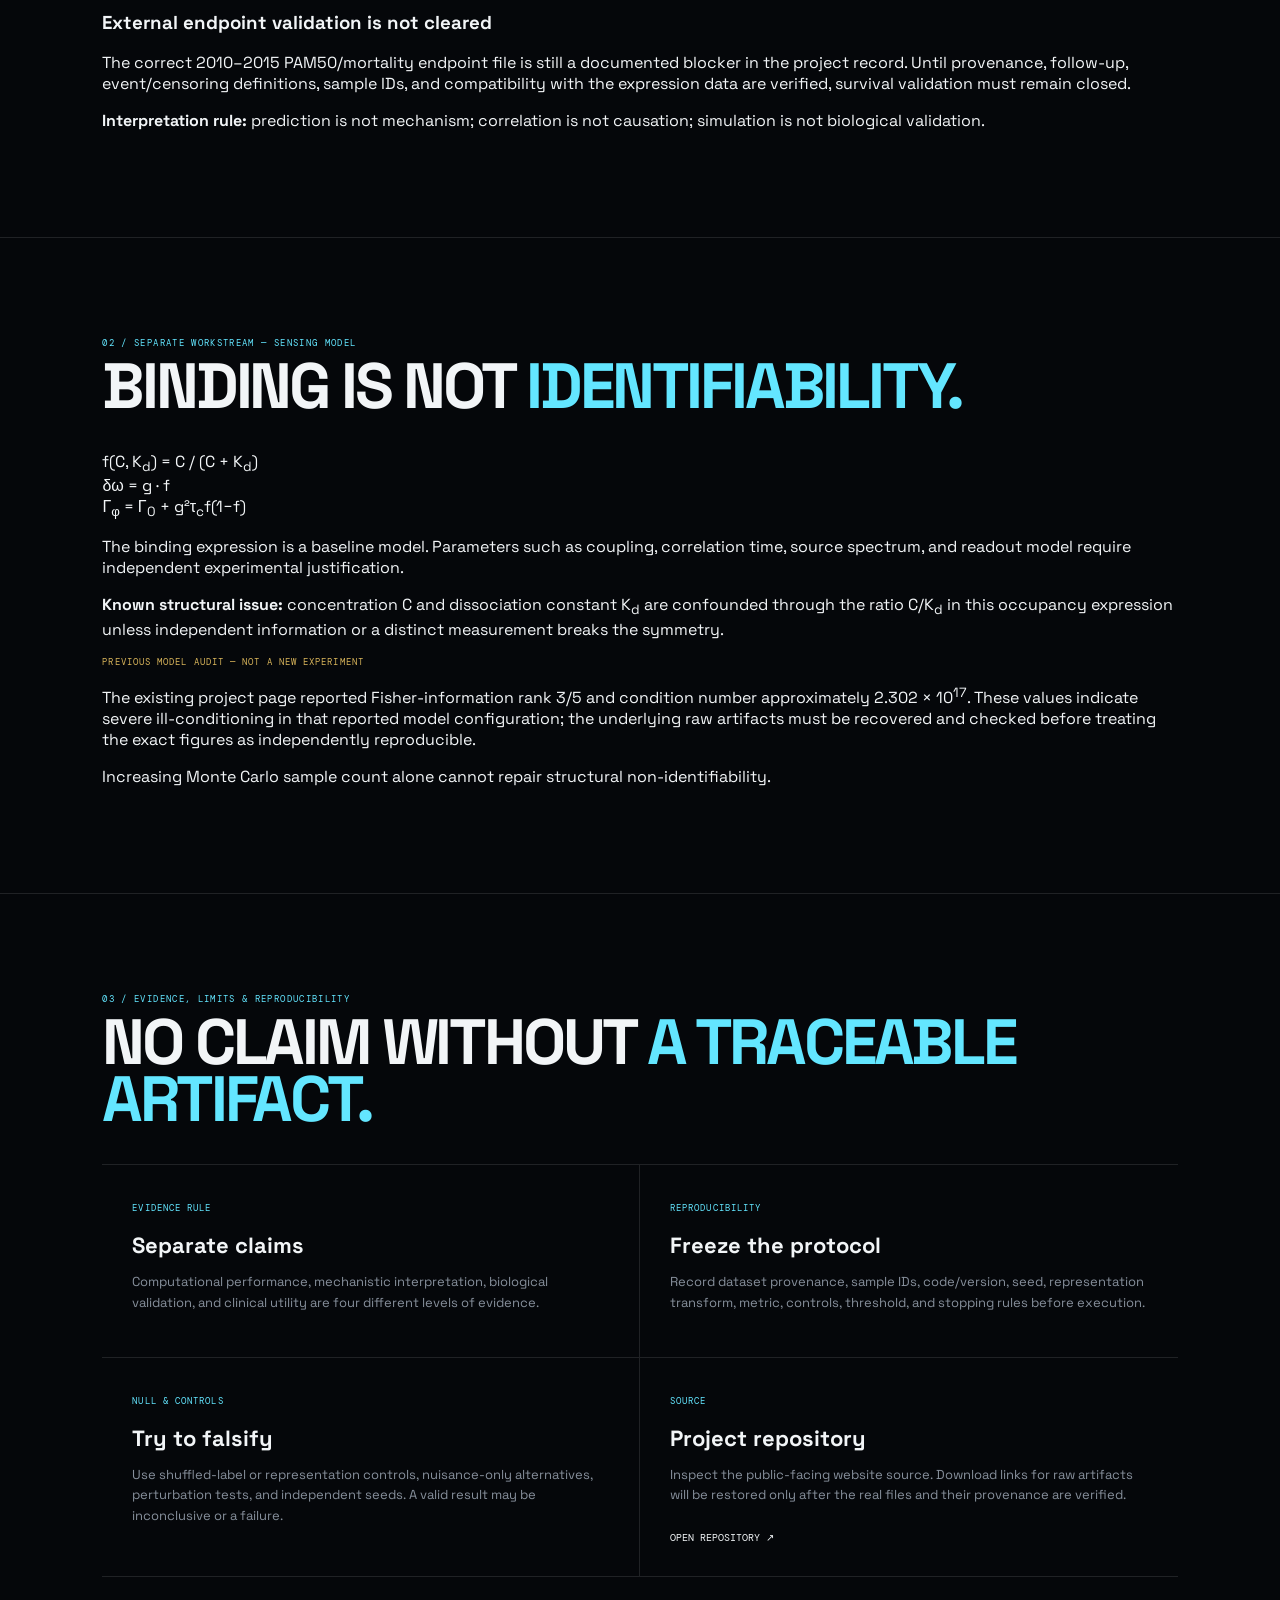
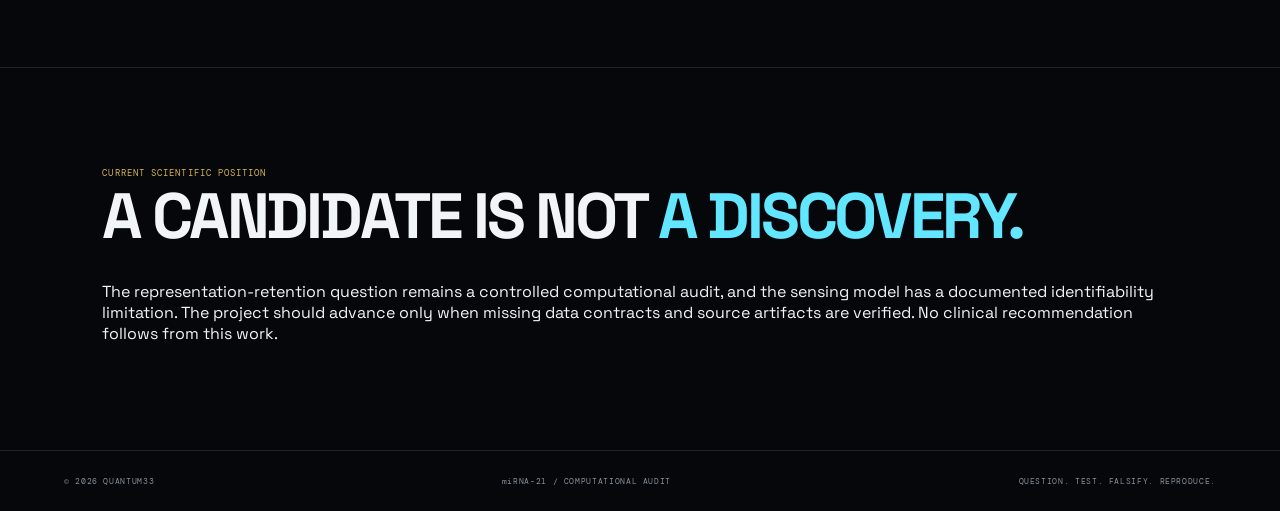
<file: miRNA21.html>
<!doctype html>
<html lang="en">
<head>
  <meta charset="utf-8">
  <meta name="viewport" content="width=device-width,initial-scale=1">
  <meta name="description" content="Quantum33 miRNA-21 research: information retention, representation audits, and a separate quantum-sensing model. Computational findings and limitations are reported transparently.">
  <meta property="og:type" content="website">
  <meta property="og:title" content="miRNA-21 Research | QUANTUM33">
  <meta property="og:description" content="A forensic computational audit of miRNA-21 representations, information retention, and identifiability. Simulation is not biological validation.">
  <meta property="og:url" content="https://quantumcomputing43.github.io/quantumcomputing43.github.io-/miRNA21.html">
  <meta name="twitter:card" content="summary">
  <title>miRNA-21 Research — QUANTUM33</title>
  <link rel="stylesheet" href="style.css">
</head>
<body>
  <div class="noise"></div><div class="grid"></div>
  <header class="nav">
    <a class="brand" href="index.html"><span class="brand-mark">Q<span>33</span></span><span><strong>QUANTUM33</strong><small>miRNA-21 / RESEARCH AUDIT</small></span></a>
    <nav><a href="index.html">HOME</a><a href="#retention">RETENTION</a><a href="#sensing">SENSING</a><a href="#limits">LIMITATIONS</a></nav>
    <a class="nav-cta" href="https://github.com/quantumcomputing43/quantumcomputing43.github.io-">SOURCE REPOSITORY ↗</a>
  </header>
  <main>
    <section class="portal-hero">
      <p class="eyebrow"><span></span> QUANTUM33 / COMPUTATIONAL RESEARCH</p>
      <h1>miRNA-21<br><em>INFORMATION & SENSING.</em></h1>
      <p class="lead">Two distinct research questions are kept separate: whether compressed molecular representations retain predefined biological-state information, and whether a proposed sensing model can identify its parameters. Results from computation are not presented as biological or clinical validation.</p>
      <p class="warning"><strong>Evidence status:</strong> computational audit in progress. No claim of a validated diagnostic, clinical utility, or demonstrated quantum advantage is made here.</p>
      <p style="margin-top:22px"><a href="miRNA21-simulation.html" style="display:inline-block;padding:13px 18px;border:1px solid #65e7ff88;border-radius:12px;color:#8ff0ff;text-decoration:none;background:linear-gradient(120deg,#12344d,#101e39);font-weight:700">▶ OPEN INTERACTIVE miRNA-21 HOLOGRAM ↗</a></p>
    </section>

    <section class="portal-section" id="retention">
      <p class="section-label">01 / REPRESENTATION & INFORMATION RETENTION</p>
      <h2>WHAT INFORMATION <span>SURVIVES COMPRESSION?</span></h2>
      <p class="lead">The core question is whether a smaller molecular representation retains enough information to distinguish predefined biological or functional states without leaking labels or encoding the answer into the representation.</p>
      <div class="detail-grid">
        <div>
          <h3>Representations under comparison</h3>
          <ul>
            <li><strong>R0_full:</strong> full RNA benchmark reference.</li>
            <li><strong>PCA25:</strong> unsupervised 25-component compression; previous project notes report strong PAM50 discrimination but loss of relevant miR-21 signal.</li>
            <li><strong>R3_miR21_only:</strong> miR-21-only representation.</li>
            <li><strong>R8D_frozen:</strong> frozen 8-dimensional multi-task PLS candidate; promising computationally, not established as biologically minimal.</li>
            <li><strong>R8D_null:</strong> shuffled/permuted control intended to break biological alignment.</li>
          </ul>
        </div>
        <div>
          <h3>Audit contract</h3>
          <p>Compare the frozen representations with predefined endpoints, nulls, and controls. Do not refit the candidate on validation/test data, select seeds after seeing results, or add variables post hoc.</p>
          <p class="mono">B → M → X → R(X) → Y</p>
          <p>Biological state → molecular processing/context → measured RNA → representation → predefined endpoint.</p>
        </div>
      </div>
      <div class="audit-panel">
        <p class="status">KNOWN LIMITATION / INPUT BLOCKER</p>
        <h3>External endpoint validation is not cleared</h3>
        <p>The correct 2010–2015 PAM50/mortality endpoint file is still a documented blocker in the project record. Until provenance, follow-up, event/censoring definitions, sample IDs, and compatibility with the expression data are verified, survival validation must remain closed.</p>
        <p><strong>Interpretation rule:</strong> prediction is not mechanism; correlation is not causation; simulation is not biological validation.</p>
      </div>
    </section>

    <section class="portal-section" id="sensing">
      <p class="section-label">02 / SEPARATE WORKSTREAM — SENSING MODEL</p>
      <h2>BINDING IS NOT <span>IDENTIFIABILITY.</span></h2>
      <div class="detail-grid">
        <div class="equations big">
          <div>f(C, K<sub>d</sub>) = C / (C + K<sub>d</sub>)</div>
          <div>δω = g · f</div>
          <div>Γ<sub>φ</sub> = Γ<sub>0</sub> + g²τ<sub>c</sub>f(1−f)</div>
        </div>
        <div>
          <p>The binding expression is a baseline model. Parameters such as coupling, correlation time, source spectrum, and readout model require independent experimental justification.</p>
          <p><strong>Known structural issue:</strong> concentration C and dissociation constant K<sub>d</sub> are confounded through the ratio C/K<sub>d</sub> in this occupancy expression unless independent information or a distinct measurement breaks the symmetry.</p>
        </div>
      </div>
      <div class="audit-panel">
        <p class="status">PREVIOUS MODEL AUDIT — NOT A NEW EXPERIMENT</p>
        <p>The existing project page reported Fisher-information rank 3/5 and condition number approximately 2.302 × 10<sup>17</sup>. These values indicate severe ill-conditioning in that reported model configuration; the underlying raw artifacts must be recovered and checked before treating the exact figures as independently reproducible.</p>
        <p>Increasing Monte Carlo sample count alone cannot repair structural non-identifiability.</p>
      </div>
    </section>

    <section class="portal-section" id="limits">
      <p class="section-label">03 / EVIDENCE, LIMITS & REPRODUCIBILITY</p>
      <h2>NO CLAIM WITHOUT <span>A TRACEABLE ARTIFACT.</span></h2>
      <div class="file-grid">
        <article class="file-card"><span class="file-kind">EVIDENCE RULE</span><h3>Separate claims</h3><p>Computational performance, mechanistic interpretation, biological validation, and clinical utility are four different levels of evidence.</p></article>
        <article class="file-card"><span class="file-kind">REPRODUCIBILITY</span><h3>Freeze the protocol</h3><p>Record dataset provenance, sample IDs, code/version, seed, representation transform, metric, controls, threshold, and stopping rules before execution.</p></article>
        <article class="file-card"><span class="file-kind">NULL & CONTROLS</span><h3>Try to falsify</h3><p>Use shuffled-label or representation controls, nuisance-only alternatives, perturbation tests, and independent seeds. A valid result may be inconclusive or a failure.</p></article>
        <article class="file-card"><span class="file-kind">SOURCE</span><h3>Project repository</h3><p>Inspect the public-facing website source. Download links for raw artifacts will be restored only after the real files and their provenance are verified.</p><a href="https://github.com/quantumcomputing43/quantumcomputing43.github.io-">OPEN REPOSITORY ↗</a></article>
      </div>
    </section>

    <section class="portal-section">
      <p class="status">CURRENT SCIENTIFIC POSITION</p>
      <h2>A CANDIDATE IS NOT <span>A DISCOVERY.</span></h2>
      <p class="lead">The representation-retention question remains a controlled computational audit, and the sensing model has a documented identifiability limitation. The project should advance only when missing data contracts and source artifacts are verified. No clinical recommendation follows from this work.</p>
    </section>
  </main>
  <footer><span>© 2026 QUANTUM33</span><span>miRNA-21 / COMPUTATIONAL AUDIT</span><span>QUESTION. TEST. FALSIFY. REPRODUCE.</span></footer>
</body>
</html>
</file>
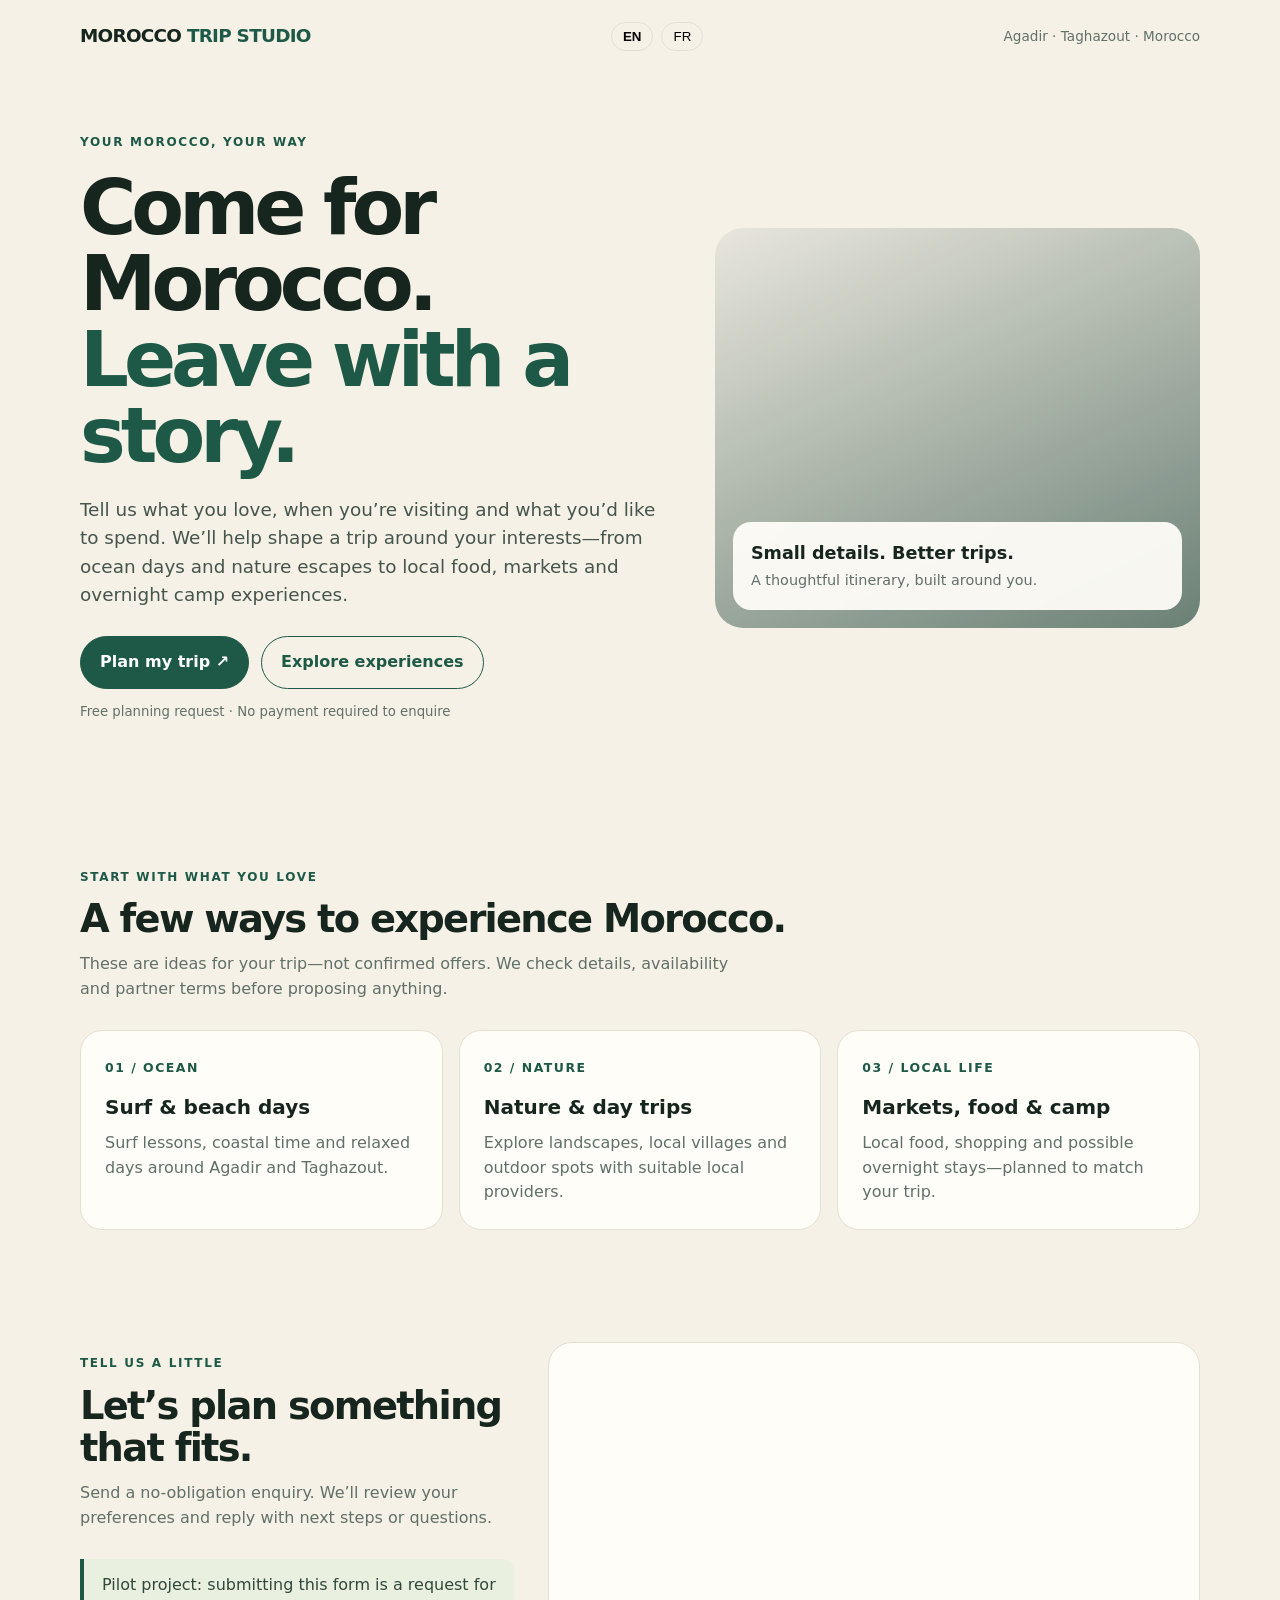
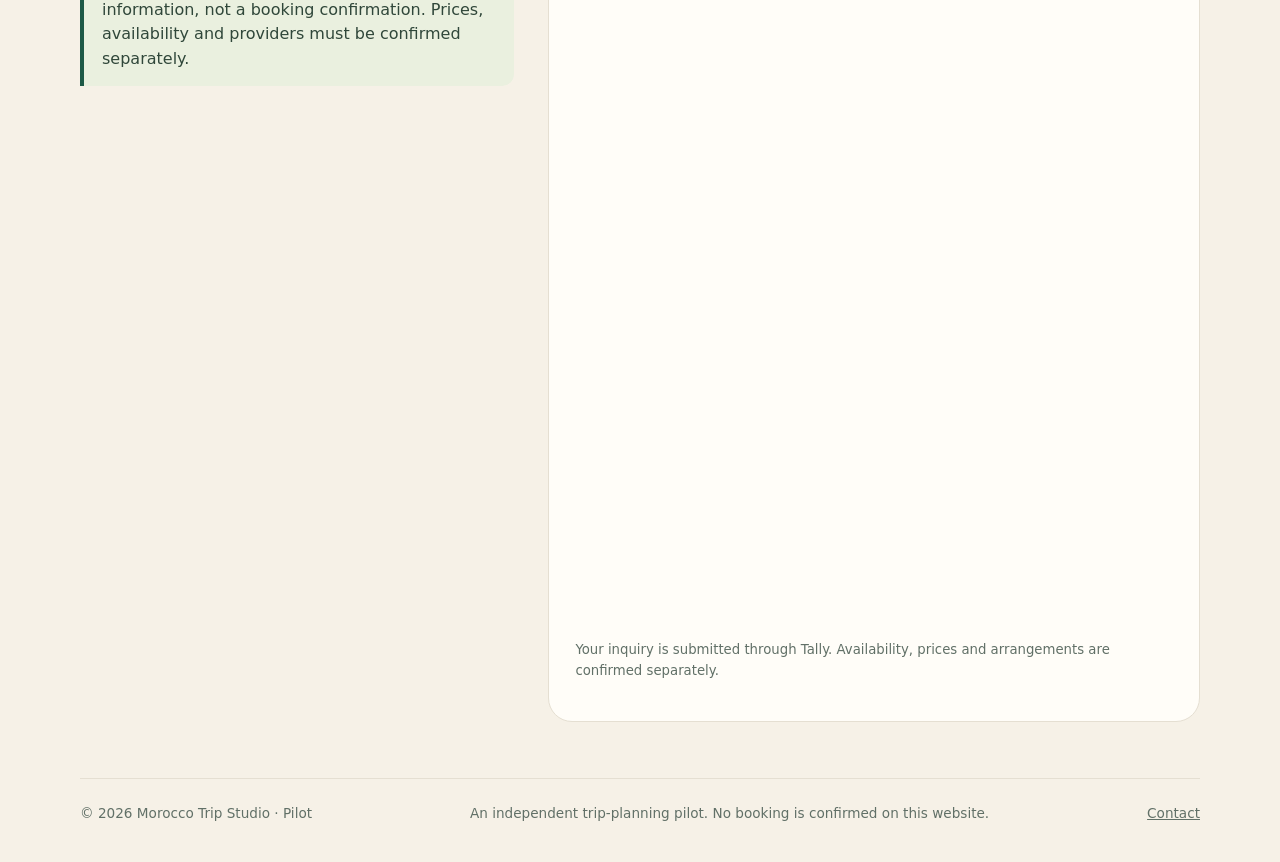
<file: travel-pilot.html>
<!doctype html>
<html lang="en">
<head>
<meta charset="utf-8">
<meta name="viewport" content="width=device-width, initial-scale=1">
<meta name="description" content="Plan a more personal Morocco trip. Tell us your dates, interests and budget to request a tailored itinerary.">
<title>Morocco Trip Studio | Plan your Morocco experience</title>
<style>
:root{--ink:#17251f;--muted:#617067;--sand:#f6f1e7;--paper:#fffdf8;--green:#1d5946;--lime:#d8ef9b;--line:#e5dfd2}
*{box-sizing:border-box}html{scroll-behavior:smooth}body{margin:0;background:var(--sand);color:var(--ink);font:16px/1.55 system-ui,-apple-system,Segoe UI,Roboto,sans-serif}
a{color:inherit}.wrap{max-width:1120px;margin:auto;padding:0 24px}.nav{display:flex;align-items:center;justify-content:space-between;padding:22px 0}.brand{font-weight:850;letter-spacing:-.04em;font-size:1.15rem;text-decoration:none}.brand span{color:var(--green)}.nav-note{font-size:.85rem;color:var(--muted)}
.hero{display:grid;grid-template-columns:1.1fr .9fr;gap:42px;align-items:center;padding:48px 0 64px}.eyebrow{text-transform:uppercase;letter-spacing:.14em;font-size:.75rem;font-weight:800;color:var(--green)}h1{font-size:clamp(2.7rem,6vw,5.2rem);line-height:.99;letter-spacing:-.065em;margin:18px 0 22px;max-width:720px}h1 em{font-style:normal;color:var(--green)}.lead{font-size:1.15rem;max-width:600px;color:#45554c}.actions{display:flex;gap:12px;flex-wrap:wrap;margin-top:26px}.btn{display:inline-flex;align-items:center;justify-content:center;padding:13px 19px;border-radius:999px;background:var(--green);color:white;text-decoration:none;font-weight:750;border:1px solid var(--green)}.btn.alt{background:transparent;color:var(--green)}.visual{min-height:400px;border-radius:28px;overflow:hidden;background:linear-gradient(155deg,rgba(15,54,42,.06),rgba(15,54,42,.6)),url('https://images.unsplash.com/photo-1518548419970-58e3b4079ab2?auto=format&fit=crop&w=1100&q=85') center/cover;position:relative}.visual-card{position:absolute;left:18px;right:18px;bottom:18px;padding:18px;border-radius:18px;background:rgba(255,253,248,.94);backdrop-filter:blur(8px)}.visual-card strong{display:block;font-size:1.1rem}.visual-card span{color:var(--muted);font-size:.9rem}
.section{padding:56px 0}.section h2{font-size:clamp(1.8rem,3vw,2.8rem);letter-spacing:-.045em;line-height:1.1;margin:0 0 12px}.section-intro{color:var(--muted);max-width:650px;margin:0 0 28px}.cards{display:grid;grid-template-columns:repeat(3,1fr);gap:16px}.card{background:var(--paper);border:1px solid var(--line);border-radius:22px;padding:24px}.number{font-size:.78rem;color:var(--green);font-weight:850;letter-spacing:.12em}.card h3{font-size:1.25rem;margin:12px 0 8px}.card p{color:var(--muted);margin:0}.notice{border-left:4px solid var(--green);padding:14px 18px;background:#eaf0df;border-radius:0 12px 12px 0;color:#30473a}
.form-grid{display:grid;grid-template-columns:.8fr 1.2fr;gap:34px;align-items:start}.form-panel{background:var(--paper);border:1px solid var(--line);border-radius:24px;padding:26px}.form-panel label{display:block;font-weight:700;font-size:.9rem;margin:0 0 6px}.form-panel input,.form-panel select,.form-panel textarea{width:100%;padding:12px;border:1px solid #cfc8b9;border-radius:10px;background:white;font:inherit;margin-bottom:16px;color:var(--ink)}.form-panel textarea{min-height:95px;resize:vertical}.form-panel .btn{width:100%;cursor:pointer;font:inherit;font-weight:800}.small{font-size:.83rem;color:var(--muted)}.lang{display:flex;gap:8px;justify-content:flex-end}.lang button{background:transparent;border:1px solid var(--line);border-radius:99px;padding:6px 11px;cursor:pointer}.fr{display:none}.footer{border-top:1px solid var(--line);padding:24px 0 38px;color:var(--muted);font-size:.85rem;display:flex;justify-content:space-between;gap:18px;flex-wrap:wrap}
@media(max-width:780px){.hero,.form-grid{grid-template-columns:1fr}.hero{padding-top:28px;gap:26px}.visual{min-height:300px}.cards{grid-template-columns:1fr}.nav-note{display:none}.section{padding:40px 0}.form-panel{padding:20px}}
</style>
</head>
<body>
<header class="wrap nav"><a class="brand" href="#">MOROCCO <span>TRIP STUDIO</span></a><div class="lang"><button type="button" id="enBtn">EN</button><button type="button" id="frBtn">FR</button></div><span class="nav-note">Agadir · Taghazout · Morocco</span></header>
<main>
<section class="wrap hero">
<div>
<p class="eyebrow en">Your Morocco, your way</p><p class="eyebrow fr">Le Maroc, à votre façon</p>
<h1 class="en">Come for Morocco.<br><em>Leave with a story.</em></h1><h1 class="fr">Vivez le Maroc.<br><em>Créez votre histoire.</em></h1>
<p class="lead en">Tell us what you love, when you’re visiting and what you’d like to spend. We’ll help shape a trip around your interests—from ocean days and nature escapes to local food, markets and overnight camp experiences.</p>
<p class="lead fr">Dites-nous ce que vous aimez, vos dates et votre budget. Nous préparerons une proposition adaptée à vos envies : océan, nature, cuisine locale, marchés et expériences en camp.</p>
<div class="actions"><a class="btn en" href="#request">Plan my trip ↗</a><a class="btn fr" href="#request">Préparer mon séjour ↗</a><a class="btn alt en" href="#experiences">Explore experiences</a><a class="btn alt fr" href="#experiences">Voir les expériences</a></div>
<p class="small en">Free planning request · No payment required to enquire</p><p class="small fr">Demande gratuite · Aucun paiement pour demander une proposition</p>
</div>
<div class="visual" role="img" aria-label="Moroccan landscape"><div class="visual-card"><strong class="en">Small details. Better trips.</strong><strong class="fr">Les détails font le voyage.</strong><span class="en">A thoughtful itinerary, built around you.</span><span class="fr">Un itinéraire pensé selon vos envies.</span></div></div>
</section>
<section class="wrap section" id="experiences">
<p class="eyebrow en">Start with what you love</p><p class="eyebrow fr">Choisissez vos envies</p>
<h2 class="en">A few ways to experience Morocco.</h2><h2 class="fr">Quelques façons de découvrir le Maroc.</h2>
<p class="section-intro en">These are ideas for your trip—not confirmed offers. We check details, availability and partner terms before proposing anything.</p><p class="section-intro fr">Voici des idées, pas des offres déjà confirmées. Nous vérifions les détails, la disponibilité et les conditions des partenaires avant toute proposition.</p>
<div class="cards">
<article class="card"><span class="number">01 / OCEAN</span><h3 class="en">Surf & beach days</h3><h3 class="fr">Surf et plage</h3><p class="en">Surf lessons, coastal time and relaxed days around Agadir and Taghazout.</p><p class="fr">Cours de surf, côte atlantique et journées détente autour d’Agadir et Taghazout.</p></article>
<article class="card"><span class="number">02 / NATURE</span><h3 class="en">Nature & day trips</h3><h3 class="fr">Nature et excursions</h3><p class="en">Explore landscapes, local villages and outdoor spots with suitable local providers.</p><p class="fr">Découvrez paysages, villages et sites naturels avec des prestataires locaux adaptés.</p></article>
<article class="card"><span class="number">03 / LOCAL LIFE</span><h3 class="en">Markets, food & camp</h3><h3 class="fr">Souks, cuisine et camp</h3><p class="en">Local food, shopping and possible overnight stays—planned to match your trip.</p><p class="fr">Cuisine locale, shopping et éventuelle nuit en camp selon votre séjour.</p></article>
</div>
</section>
<section class="wrap section" id="request">
<div class="form-grid">
<div><p class="eyebrow en">Tell us a little</p><p class="eyebrow fr">Parlons de votre séjour</p><h2 class="en">Let’s plan something that fits.</h2><h2 class="fr">Créons un séjour qui vous ressemble.</h2><p class="section-intro en">Send a no-obligation enquiry. We’ll review your preferences and reply with next steps or questions.</p><p class="section-intro fr">Envoyez une demande sans engagement. Nous étudierons vos envies et vous répondrons avec les prochaines étapes.</p><div class="notice en">Pilot project: submitting this form is a request for information, not a booking confirmation. Prices, availability and providers must be confirmed separately.</div><div class="notice fr">Projet pilote : ce formulaire est une demande d’information, pas une réservation confirmée. Les prix, disponibilités et prestataires doivent être confirmés séparément.</div></div>
<div class="form-panel tally-embed">
  <iframe
    src="https://tally.so/r/1AZy9M?transparentBackground=1"
    title="Plan Your Morocco Experience — inquiry form"
    loading="lazy"
    width="100%"
    height="850"
    frameborder="0"
    marginheight="0"
    marginwidth="0"
    style="width:100%;height:850px;border:0;border-radius:12px;background:transparent;"
    allow="clipboard-write">
  </iframe>
  <p class="small">Your inquiry is submitted through Tally. Availability, prices and arrangements are confirmed separately.</p>
</div>
</div>
</section>
</main>
<footer class="wrap footer"><span>© <span id="year"></span> Morocco Trip Studio · Pilot</span><span class="en">An independent trip-planning pilot. No booking is confirmed on this website.</span><span class="fr">Projet pilote indépendant. Aucune réservation n’est confirmée sur ce site.</span><a href="mailto:veltrix@agentmail.to">Contact</a></footer>
<script>
const enBtn=document.getElementById('enBtn'),frBtn=document.getElementById('frBtn');
function setLang(lang){document.documentElement.lang=lang;document.querySelectorAll('.en').forEach(e=>e.style.display=lang==='en'?'':'none');document.querySelectorAll('.fr').forEach(e=>e.style.display=lang==='fr'?'':'none');enBtn.style.fontWeight=lang==='en'?'800':'400';frBtn.style.fontWeight=lang==='fr'?'800':'400';}
enBtn.addEventListener('click',()=>setLang('en'));frBtn.addEventListener('click',()=>setLang('fr'));setLang('en');document.getElementById('year').textContent=new Date().getFullYear();

</script>
</body>
</html>
</file>
<file: style.css>
@import url('https://fonts.googleapis.com/css2?family=DM+Mono:wght@400;500&family=Space+Grotesk:wght@400;500;600;700&display=swap');

:root {
  --bg: #05070a;
  --panel: #0a0e14;
  --text: #f2f5f7;
  --muted: #87909c;
  --line: rgba(255,255,255,.11);
  --cyan: #63e6ff;
  --blue: #3978ff;
  --gold: #d8b45a;
}

* { box-sizing: border-box; }
html { scroll-behavior: smooth; }
body {
  margin: 0;
  background: var(--bg);
  color: var(--text);
  font-family: "Space Grotesk", sans-serif;
  overflow-x: hidden;
}
a { color: inherit; text-decoration: none; }

.noise {
  position: fixed; inset: 0; pointer-events: none; opacity: .045; z-index: 10;
  background-image: url("data:image/svg+xml,%3Csvg viewBox='0 0 180 180' xmlns='http://www.w3.org/2000/svg'%3E%3Cfilter id='n'%3E%3CfeTurbulence type='fractalNoise' baseFrequency='.9' numOctaves='3' stitchTiles='stitch'/%3E%3C/filter%3E%3Crect width='100%25' height='100%25' filter='url(%23n)' opacity='.7'/%3E%3C/svg%3E");
}
.grid {
  position: fixed; inset: 0; pointer-events: none; opacity: .22;
  background-image: linear-gradient(var(--line) 1px, transparent 1px),
                    linear-gradient(90deg, var(--line) 1px, transparent 1px);
  background-size: 90px 90px;
  mask-image: linear-gradient(to bottom, black, transparent 75%);
}

.nav {
  height: 82px; padding: 0 5vw; display: flex; align-items: center;
  justify-content: space-between; border-bottom: 1px solid var(--line);
  position: relative; z-index: 5; backdrop-filter: blur(12px);
}
.brand { display: flex; align-items: center; gap: 12px; }
.brand-mark {
  width: 40px; height: 40px; border: 1px solid var(--cyan); border-radius: 50%;
  display: grid; place-items: center; font-size: 18px; position: relative;
}
.brand-mark:after { content: ""; position: absolute; width: 52px; height: 17px; border: 1px solid rgba(99,230,255,.35); border-radius: 50%; transform: rotate(-28deg); }
.brand-mark span { color: var(--gold); font-size: 9px; margin-left: 1px; }
.brand strong { display: block; letter-spacing: .18em; font-size: 12px; }
.brand small { color: var(--muted); font: 8px "DM Mono", monospace; letter-spacing: .08em; }
.nav nav { display: flex; gap: 32px; }
.nav nav a { color: var(--muted); font: 11px "DM Mono", monospace; text-transform: uppercase; transition: .2s; }
.nav nav a:hover { color: var(--cyan); }
.nav-cta { border: 1px solid var(--line); padding: 11px 15px; font: 10px "DM Mono", monospace; }
.nav-cta span { color: var(--cyan); }

.hero {
  min-height: 720px; padding: 90px 8vw 70px; display: grid;
  grid-template-columns: 1.05fr .95fr; align-items: center; position: relative;
}
.hero-copy { position: relative; z-index: 2; }
.eyebrow { font: 10px "DM Mono", monospace; letter-spacing: .17em; color: var(--muted); }
.eyebrow span { display: inline-block; width: 28px; height: 1px; background: var(--cyan); vertical-align: middle; margin-right: 9px; }
h1 { font-size: clamp(70px, 10vw, 150px); line-height: .78; letter-spacing: -.07em; margin: 28px 0 35px; font-weight: 600; }
h1 em, .contact em { color: var(--cyan); font-style: normal; }
.hero-text { max-width: 530px; color: var(--muted); font-size: 17px; line-height: 1.7; }
.hero-text strong { color: var(--text); font-weight: 500; }
.hero-actions { display: flex; gap: 12px; margin-top: 36px; }
.button { padding: 14px 19px; border: 1px solid var(--line); font: 10px "DM Mono", monospace; text-transform: uppercase; }
.button span { margin-left: 22px; }
.button.primary { background: var(--text); color: var(--bg); border-color: var(--text); }
.button.primary span { color: var(--blue); }
.button.ghost:hover { border-color: var(--cyan); }

.orbital { height: 540px; position: relative; display: grid; place-items: center; }
.orbital:before {
  content: ""; position: absolute; width: 480px; height: 480px; border-radius: 50%;
  background: radial-gradient(circle, rgba(57,120,255,.13), transparent 62%);
}
.orbit { position: absolute; border: 1px solid rgba(99,230,255,.35); border-radius: 50%; }
.orbit-a { width: 390px; height: 180px; transform: rotate(-28deg); animation: spin 16s linear infinite; }
.orbit-b { width: 420px; height: 210px; transform: rotate(44deg); animation: spin 20s linear infinite reverse; }
.orbit-c { width: 330px; height: 330px; border-color: rgba(216,180,90,.25); animation: spin 28s linear infinite; }
.core {
  width: 170px; height: 170px; border-radius: 50%; display: grid; place-items: center;
  background: radial-gradient(circle at 35% 30%, #182b47, #070a0e 65%);
  border: 1px solid rgba(99,230,255,.65); box-shadow: 0 0 70px rgba(57,120,255,.18);
  position: relative;
}
.core span { font-size: 90px; font-weight: 600; letter-spacing: -.1em; }
.core small { position: absolute; bottom: 32px; right: 35px; color: var(--gold); font: 12px "DM Mono", monospace; }
.core-ring { position: absolute; inset: 12px; border: 1px solid rgba(255,255,255,.1); border-radius: 50%; }
.data { position: absolute; color: var(--muted); font: 9px "DM Mono", monospace; letter-spacing: .1em; }
.data-1 { top: 70px; right: 8%; color: var(--cyan); }
.data-2 { bottom: 95px; left: 4%; }
.data-3 { top: 50%; right: -2%; }

@keyframes spin { to { transform: rotate(360deg); } }

.ticker { border-top: 1px solid var(--line); border-bottom: 1px solid var(--line); display: flex; gap: 30px; align-items: center; justify-content: center; padding: 15px; color: var(--muted); font: 10px "DM Mono", monospace; letter-spacing: .15em; }
.ticker span { color: var(--cyan); font-size: 7px; }

.manifesto, .three, .log { padding: 130px 8vw; display: grid; grid-template-columns: .28fr .72fr; border-bottom: 1px solid var(--line); }
.section-label { color: var(--cyan); font: 9px "DM Mono", monospace; letter-spacing: .15em; }
.big-statement { font-size: clamp(40px, 5.5vw, 80px); line-height: .98; letter-spacing: -.05em; margin: 0; max-width: 900px; }
.big-statement span { color: var(--muted); }
.body-copy { max-width: 610px; margin-top: 40px; color: var(--muted); line-height: 1.8; font-size: 16px; }

.research-grid { display: grid; grid-template-columns: 1fr 1fr; border-bottom: 1px solid var(--line); }
.research-card { min-height: 470px; padding: 45px; border-right: 1px solid var(--line); border-bottom: 1px solid var(--line); position: relative; overflow: hidden; background: rgba(255,255,255,.01); }
.research-card:nth-child(even) { border-right: 0; }
.research-card:nth-last-child(-n+2) { border-bottom: 0; }
.research-card:after { content: ""; position: absolute; width: 260px; height: 260px; border-radius: 50%; border: 1px solid rgba(99,230,255,.07); right: -100px; bottom: -100px; }
.card-number { color: var(--gold); font: 10px "DM Mono", monospace; }
.card-type { color: var(--muted); font: 9px "DM Mono", monospace; margin-top: 50px; }
.research-card h2 { font-size: clamp(42px, 5vw, 70px); line-height: .86; letter-spacing: -.06em; margin: 20px 0; }
.research-card h2 span { color: var(--cyan); }
.research-card > p:not(.card-type) { max-width: 390px; color: var(--muted); line-height: 1.6; }
.research-card a, .text-link { position: absolute; bottom: 40px; font: 10px "DM Mono", monospace; color: var(--text); }
.research-card a:hover, .text-link:hover { color: var(--cyan); }

.three-content { display: grid; grid-template-columns: .6fr 1fr; align-items: center; }
.giant { font-size: 260px; line-height: .7; margin: 0; letter-spacing: -.12em; color: var(--cyan); }
.giant-caption { font: 11px "DM Mono", monospace; color: var(--muted); letter-spacing: .2em; margin-left: 20px; }
.three-text { padding-left: 50px; border-left: 1px solid var(--line); }
.three-text h2 { font-size: clamp(40px, 5vw, 70px); line-height: .95; letter-spacing: -.06em; }
.three-text h2 span { color: var(--cyan); }
.three-text p { max-width: 540px; color: var(--muted); line-height: 1.8; }

.log { grid-template-columns: .28fr .72fr; }
.log-head h2 { font-size: clamp(55px, 7vw, 100px); line-height: .82; letter-spacing: -.07em; margin: 0 0 40px; }
.log-head h2 span { color: var(--cyan); }
.log-head > p { color: var(--muted); max-width: 480px; line-height: 1.7; }
.timeline { margin-top: 65px; grid-column: 2; }
.entry { display: grid; grid-template-columns: 70px 1fr 100px; gap: 25px; padding: 25px 0; border-top: 1px solid var(--line); align-items: center; }
.entry > span, .entry b { font: 9px "DM Mono", monospace; color: var(--cyan); }
.entry b { text-align: right; color: var(--muted); }
.entry h3 { font-size: 14px; letter-spacing: .06em; margin: 0 0 8px; }
.entry p { color: var(--muted); margin: 0; font-size: 13px; }

.contact { padding: 150px 8vw; text-align: center; border-bottom: 1px solid var(--line); }
.contact h2 { font-size: clamp(65px, 10vw, 150px); line-height: .78; letter-spacing: -.08em; margin: 30px 0 50px; }

footer { display: flex; justify-content: space-between; padding: 25px 5vw; color: var(--muted); font: 8px "DM Mono", monospace; letter-spacing: .08em; }

@media (max-width: 800px) {
  .nav { padding: 0 5vw; }
  .nav nav { display: none; }
  .hero { grid-template-columns: 1fr; padding-top: 70px; }
  .orbital { height: 390px; transform: scale(.78); margin-top: -10px; }
  .manifesto, .three, .log { display: block; padding: 90px 7vw; }
  .section-label { margin-bottom: 45px; }
  .research-grid { grid-template-columns: 1fr; }
  .research-card { border-right: 0 !important; border-bottom: 1px solid var(--line) !important; }
  .research-card:last-child { border-bottom: 0 !important; }
  .three-content { grid-template-columns: 1fr; }
  .three-text { padding: 40px 0 0; border-left: 0; border-top: 1px solid var(--line); }
  .giant { font-size: 190px; margin-bottom: 30px; }
  .timeline { margin-top: 50px; }
  .entry { grid-template-columns: 50px 1fr; }
  .entry b { display: none; }
  .ticker { overflow: hidden; white-space: nowrap; justify-content: flex-start; }
  footer { gap: 15px; flex-direction: column; }
}

.archive-strip{padding:85px 8vw;display:flex;justify-content:space-between;gap:40px;align-items:end;border-bottom:1px solid var(--line);background:rgba(99,230,255,.025)}
.archive-strip h2{font-size:clamp(42px,6vw,82px);line-height:.88;letter-spacing:-.06em;margin:18px 0}.archive-strip h2 span{color:var(--cyan)}.archive-strip p:not(.section-label){max-width:620px;color:var(--muted);line-height:1.7}.archive-strip .button{flex:none}
@media(max-width:800px){.archive-strip{display:block}.archive-strip .button{display:inline-block;margin-top:25px}}
.file-grid{display:grid;grid-template-columns:repeat(2,1fr);border-top:1px solid var(--line)}
.file-card{padding:30px;border-right:1px solid var(--line);border-bottom:1px solid var(--line);min-height:190px}.file-card:nth-child(even){border-right:0}.file-card .file-kind{font:9px "DM Mono",monospace;color:var(--cyan);letter-spacing:.12em}.file-card h3{font-size:22px;margin:15px 0 10px}.file-card p{color:var(--muted);line-height:1.6;font-size:13px}.file-card a{font:10px "DM Mono",monospace;color:var(--text);display:inline-block;margin-top:12px}.file-card a:hover{color:var(--cyan)}
.portal-hero{padding:120px 8vw 80px;border-bottom:1px solid var(--line)}.portal-hero h1{font-size:clamp(58px,9vw,125px);margin:25px 0 20px}.portal-hero h1 em{color:var(--cyan);font-style:normal}.portal-hero .lead{max-width:700px;color:var(--muted);font-size:17px;line-height:1.8}.portal-section{padding:90px 8vw;border-bottom:1px solid var(--line)}.portal-section h2{font-size:clamp(38px,5vw,70px);line-height:.9;letter-spacing:-.05em;margin:0 0 35px}.portal-section h2 span{color:var(--cyan)}.archive-note{border:1px solid var(--line);padding:20px;margin-bottom:30px;color:var(--muted);line-height:1.7}.status{font:9px "DM Mono",monospace;color:var(--gold);letter-spacing:.12em}
@media(max-width:800px){.file-grid{grid-template-columns:1fr}.file-card{border-right:0}}

/* QUANTUM33 CLEAN REPOSITORY V1 — homepage polish */
.hero-status{display:inline-flex;align-items:center;gap:10px;margin-top:26px;padding:9px 12px;border:1px solid var(--line);background:rgba(255,255,255,.018);font:9px "DM Mono",monospace;letter-spacing:.08em;color:var(--muted)}
.hero-status strong{color:var(--text);font-weight:500}
.status-dot{width:6px;height:6px;border-radius:50%;background:var(--cyan);box-shadow:0 0 12px rgba(99,230,255,.8);animation:pulse 1.8s ease-in-out infinite}
@keyframes pulse{50%{opacity:.35;transform:scale(.72)}}
.research-card{transition:background .3s ease,border-color .3s ease,transform .3s ease}
.research-card:hover{background:rgba(99,230,255,.035);border-color:rgba(99,230,255,.24);transform:translateY(-3px)}
.research-card a{transition:color .2s ease,letter-spacing .2s ease}
.research-card a:hover{letter-spacing:.05em}
@media(max-width:800px){.hero-status{margin-top:22px;font-size:8px}.hero-status strong{display:none}}
@media(prefers-reduced-motion:reduce){html{scroll-behavior:auto}.orbit,.status-dot{animation:none!important}.research-card{transition:none}.research-card:hover{transform:none}}
</file>
